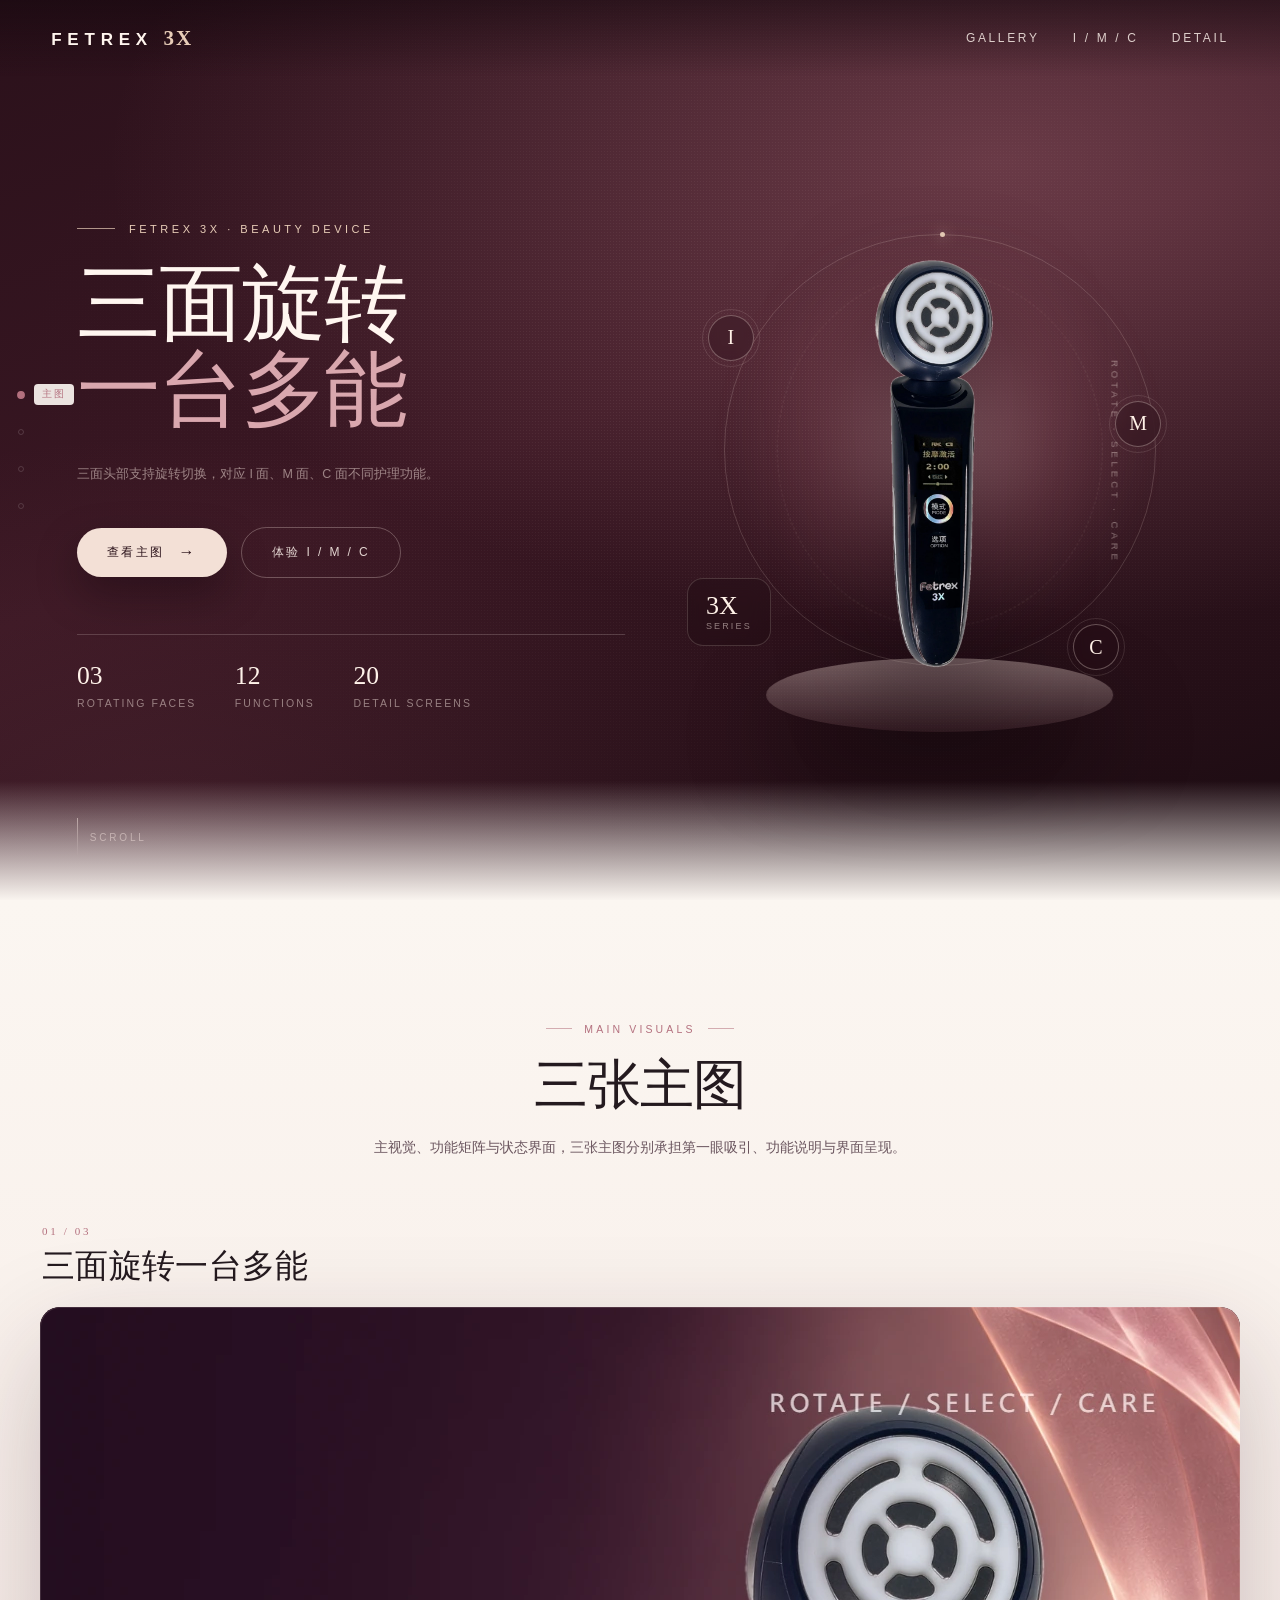
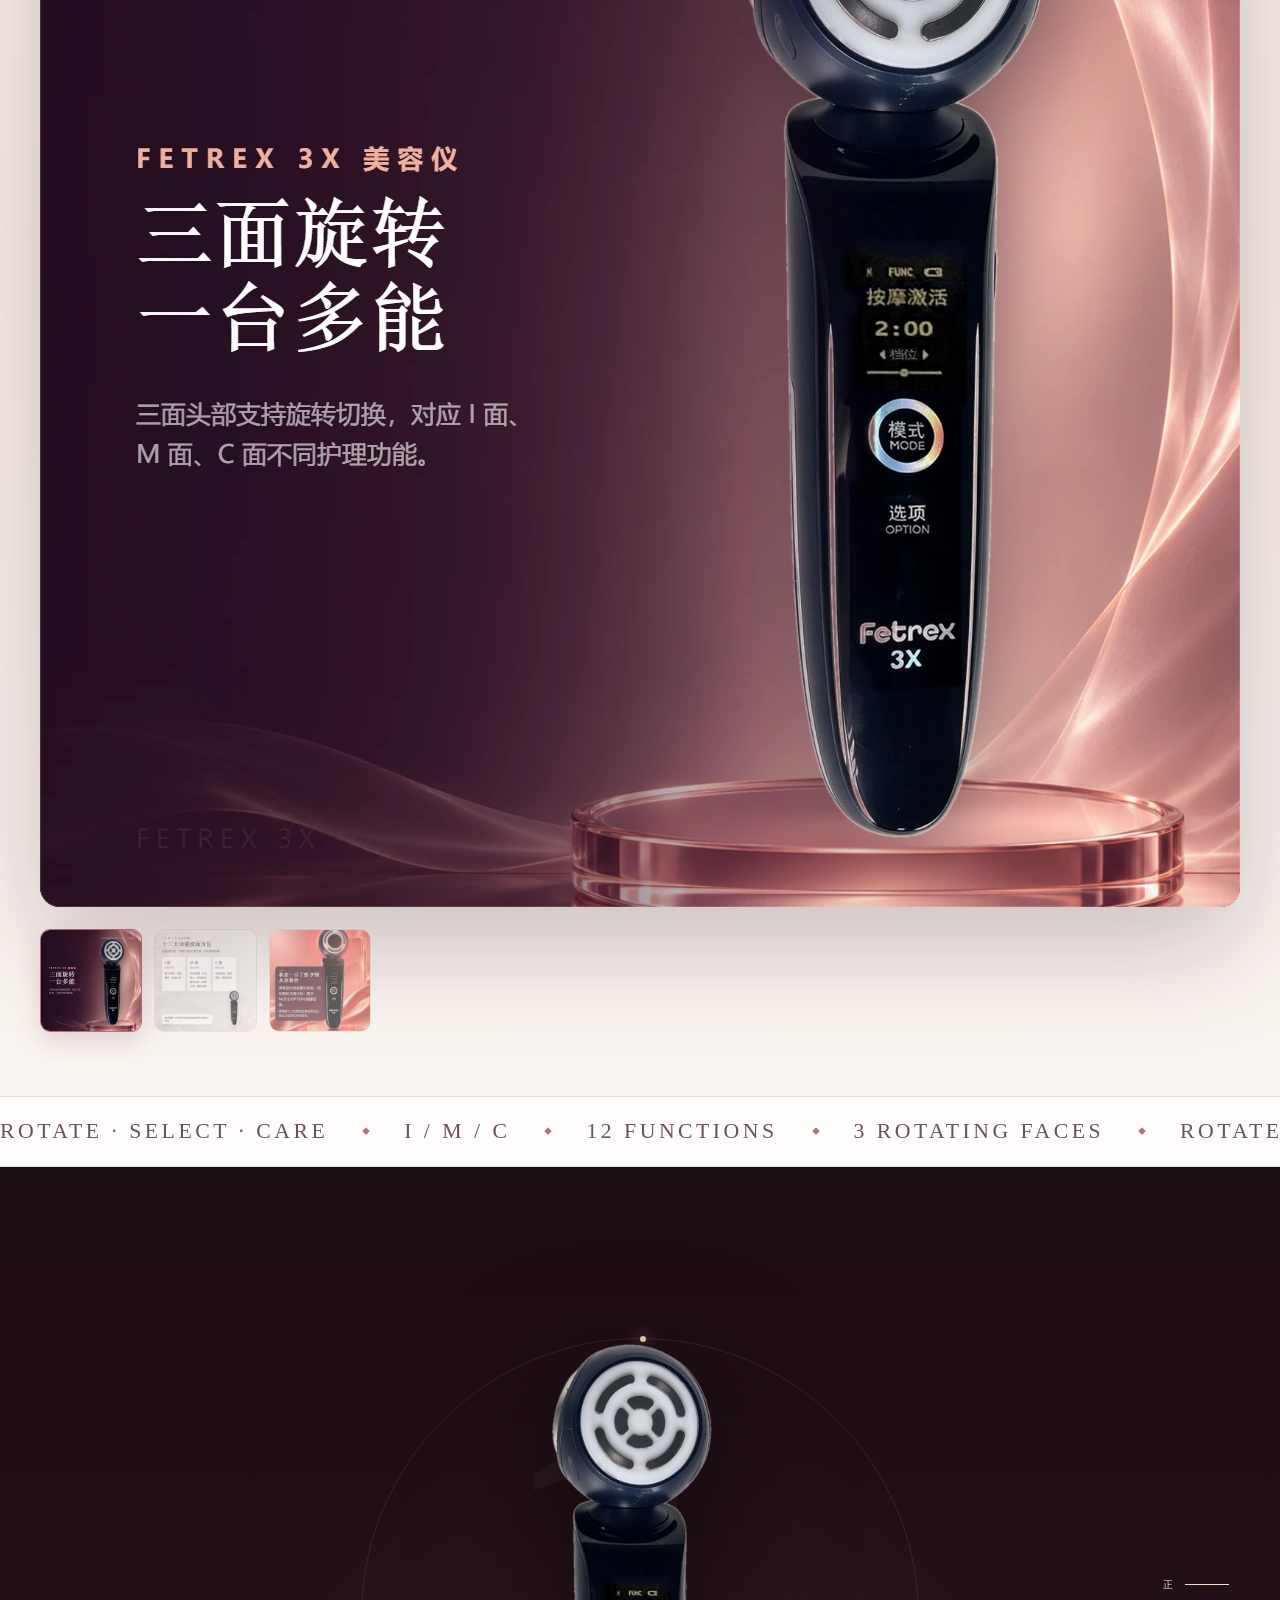
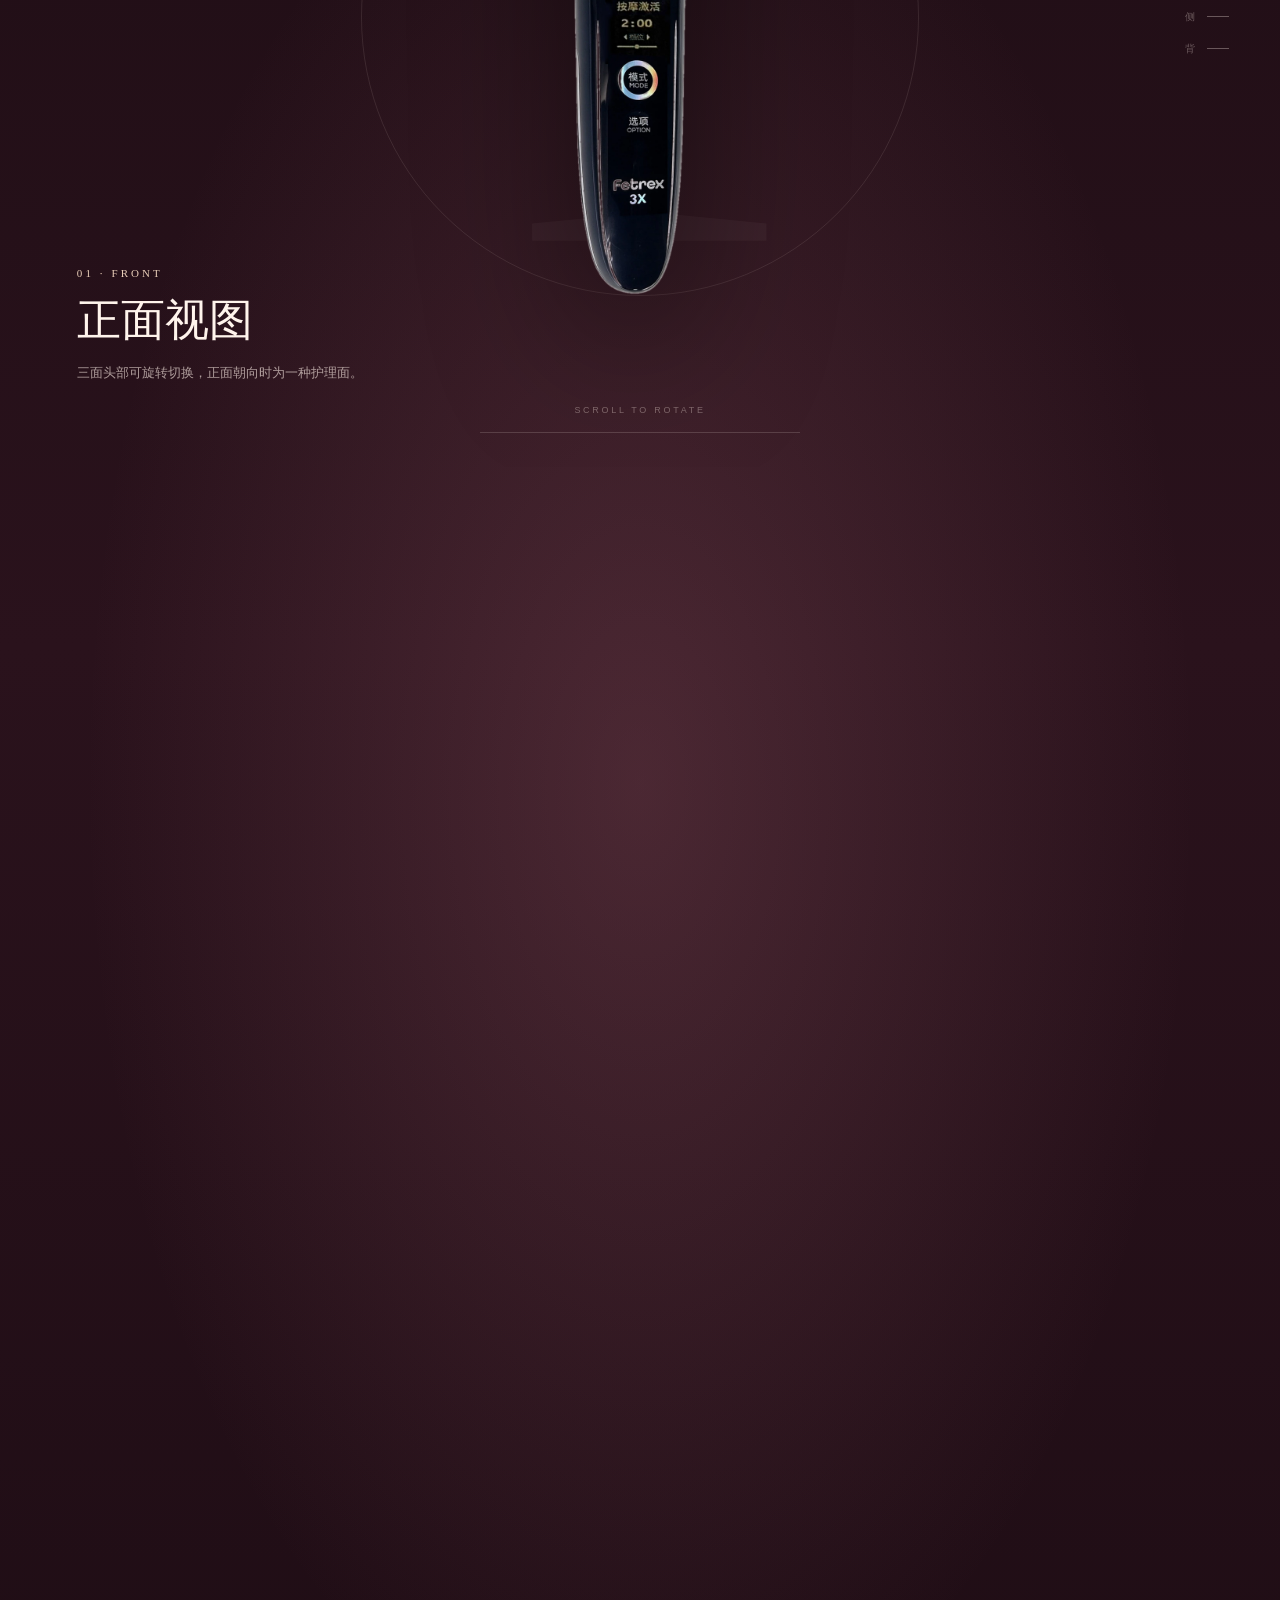
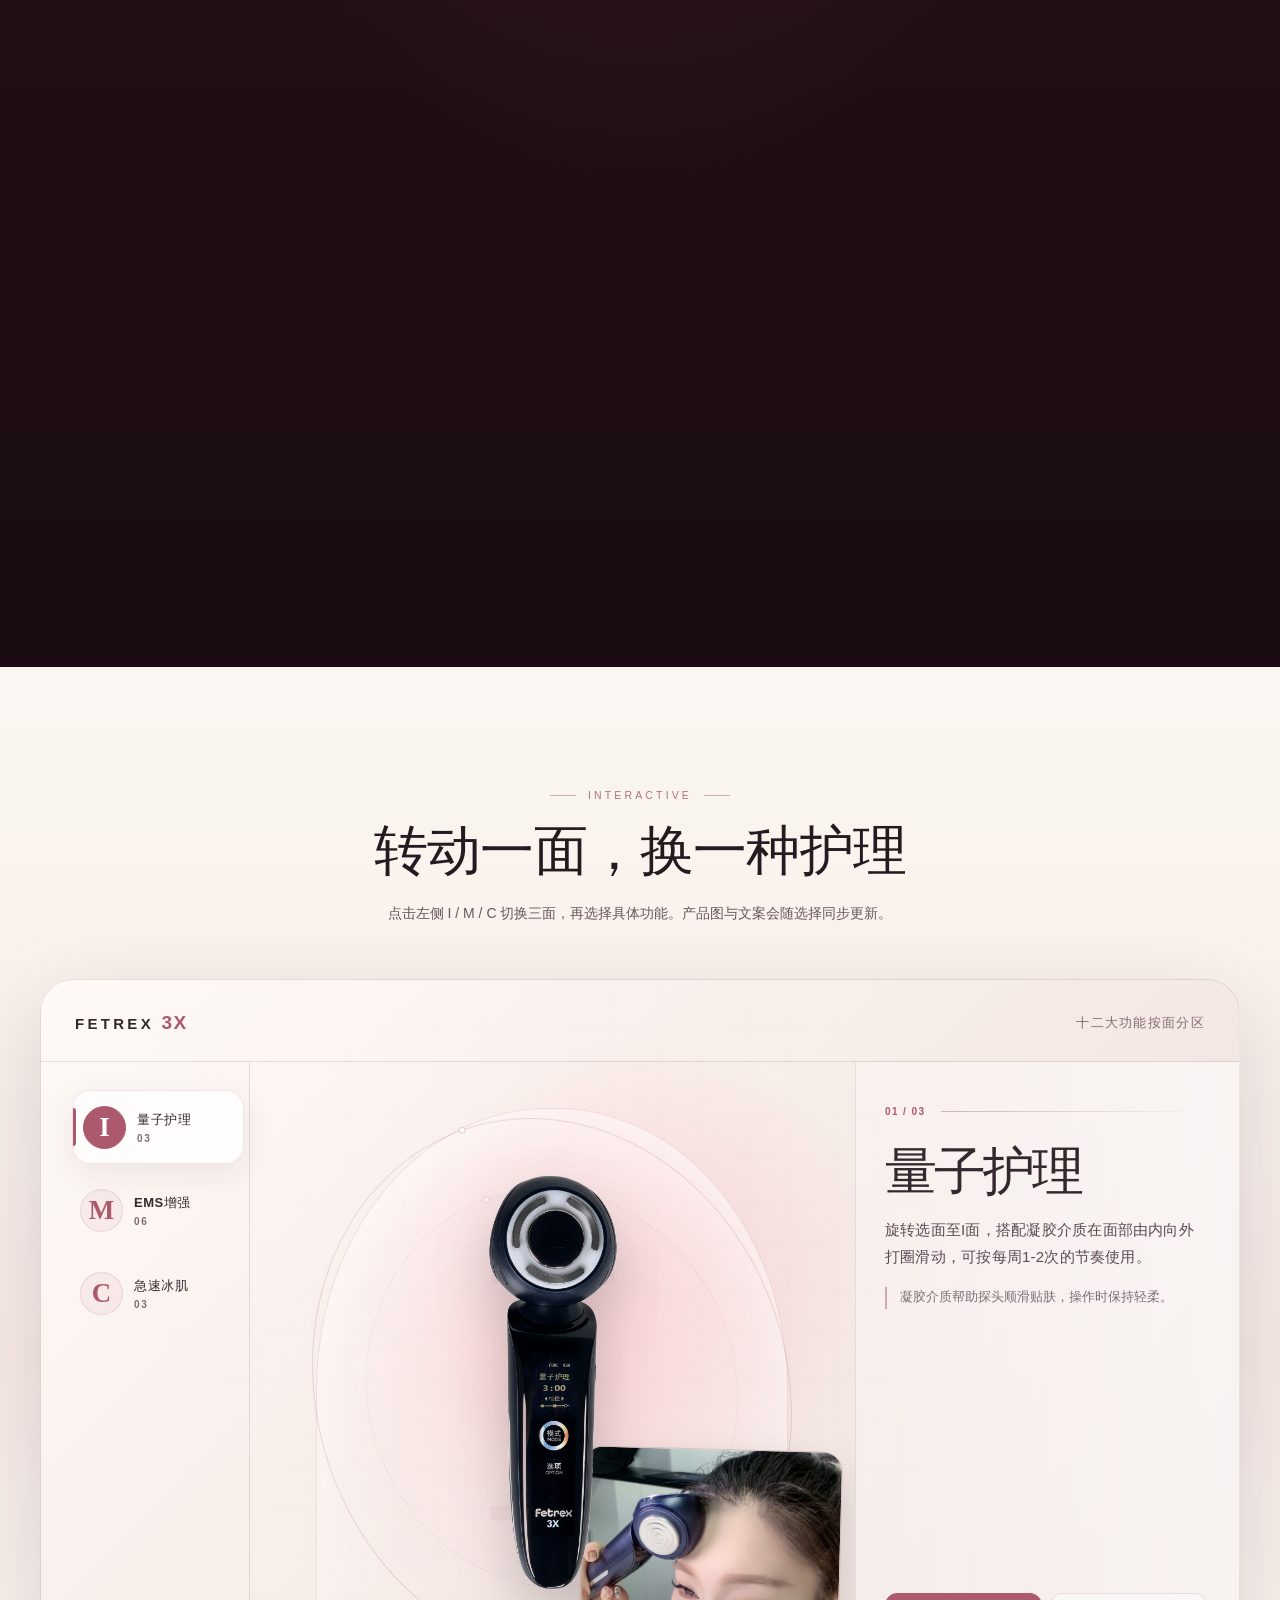
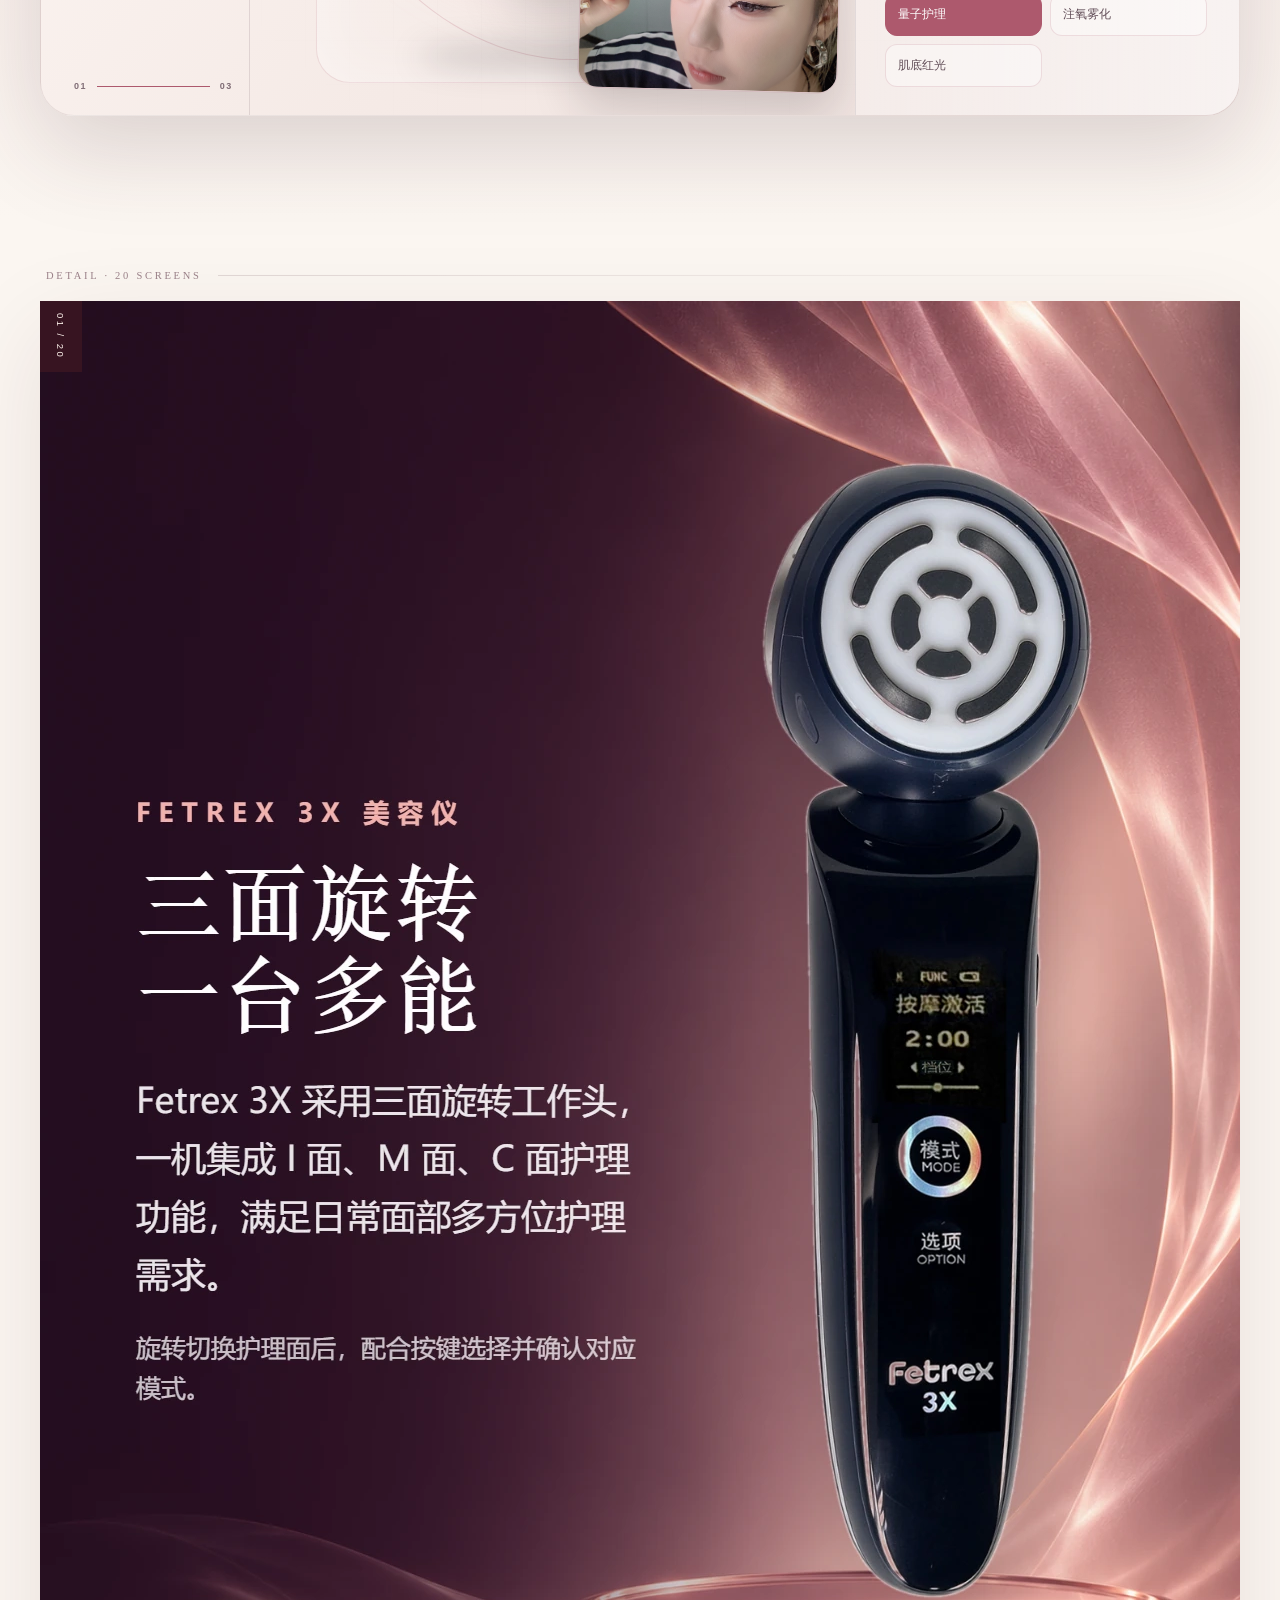
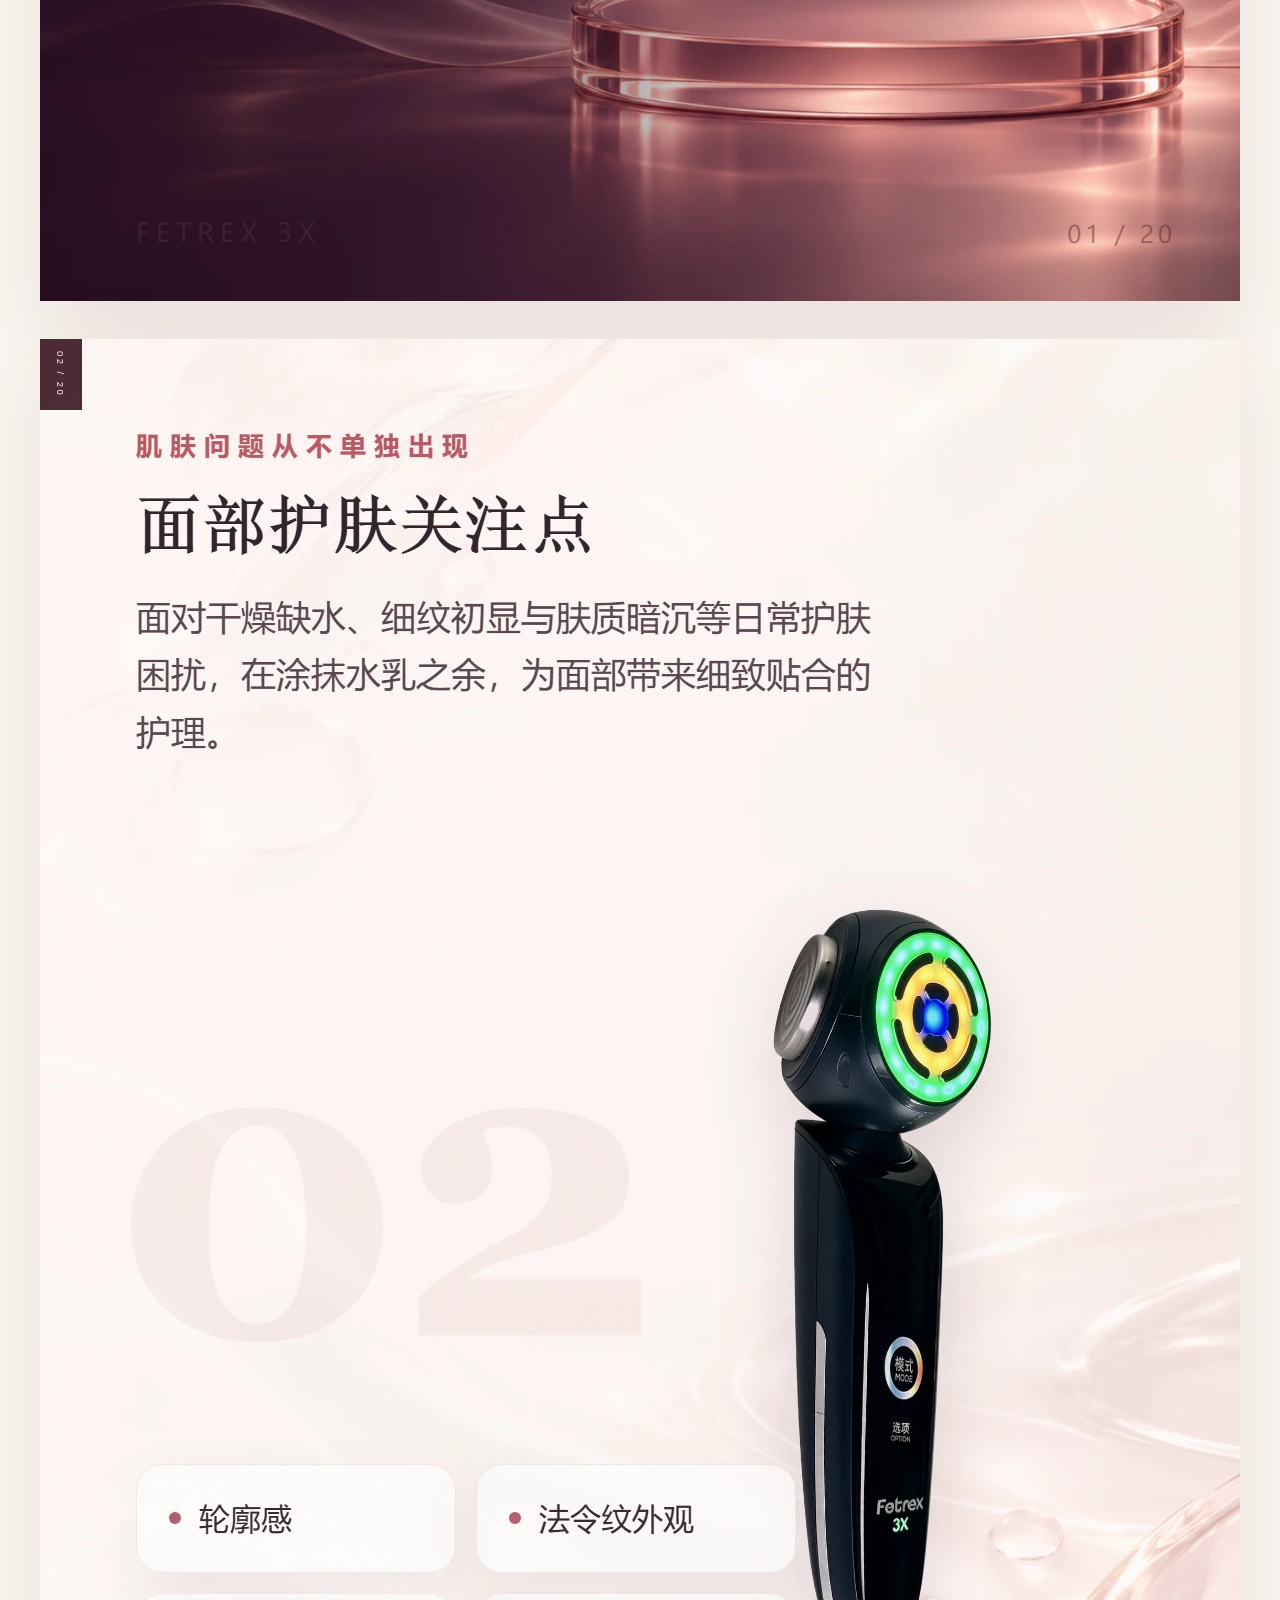
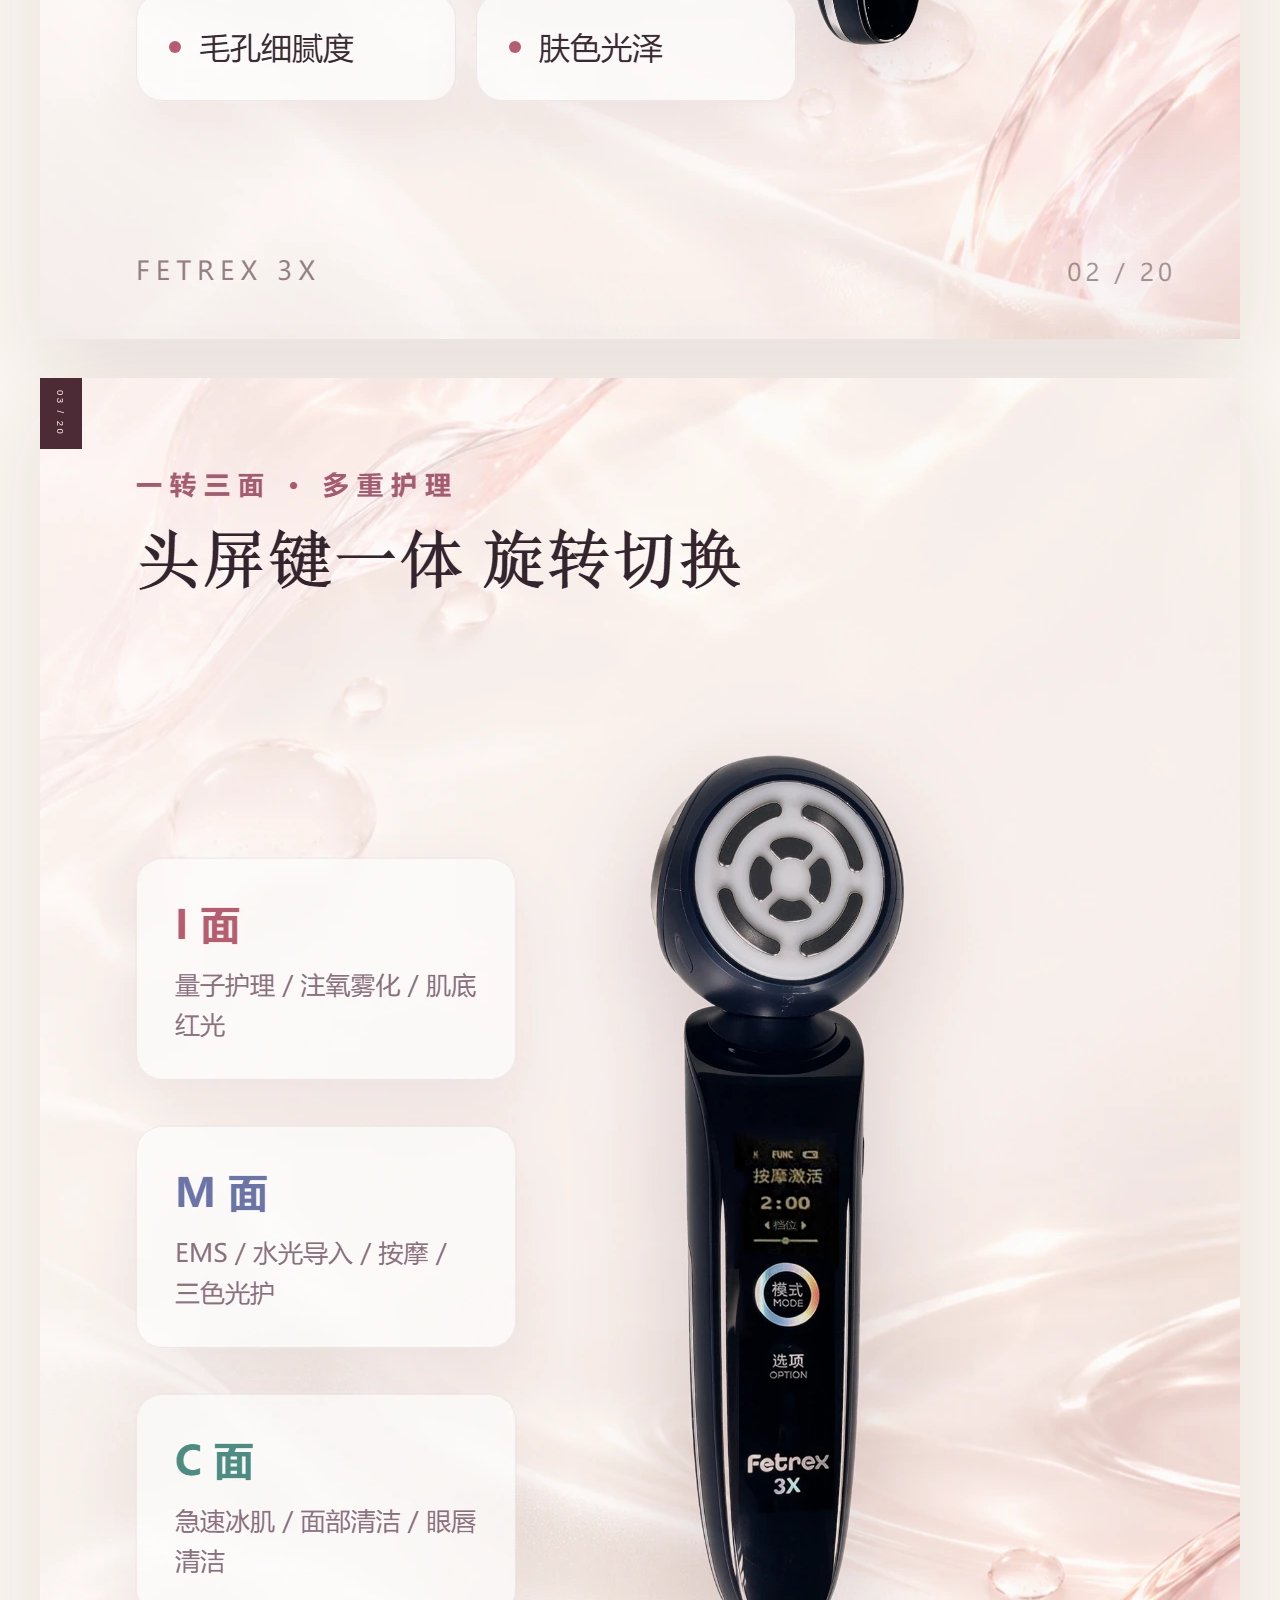
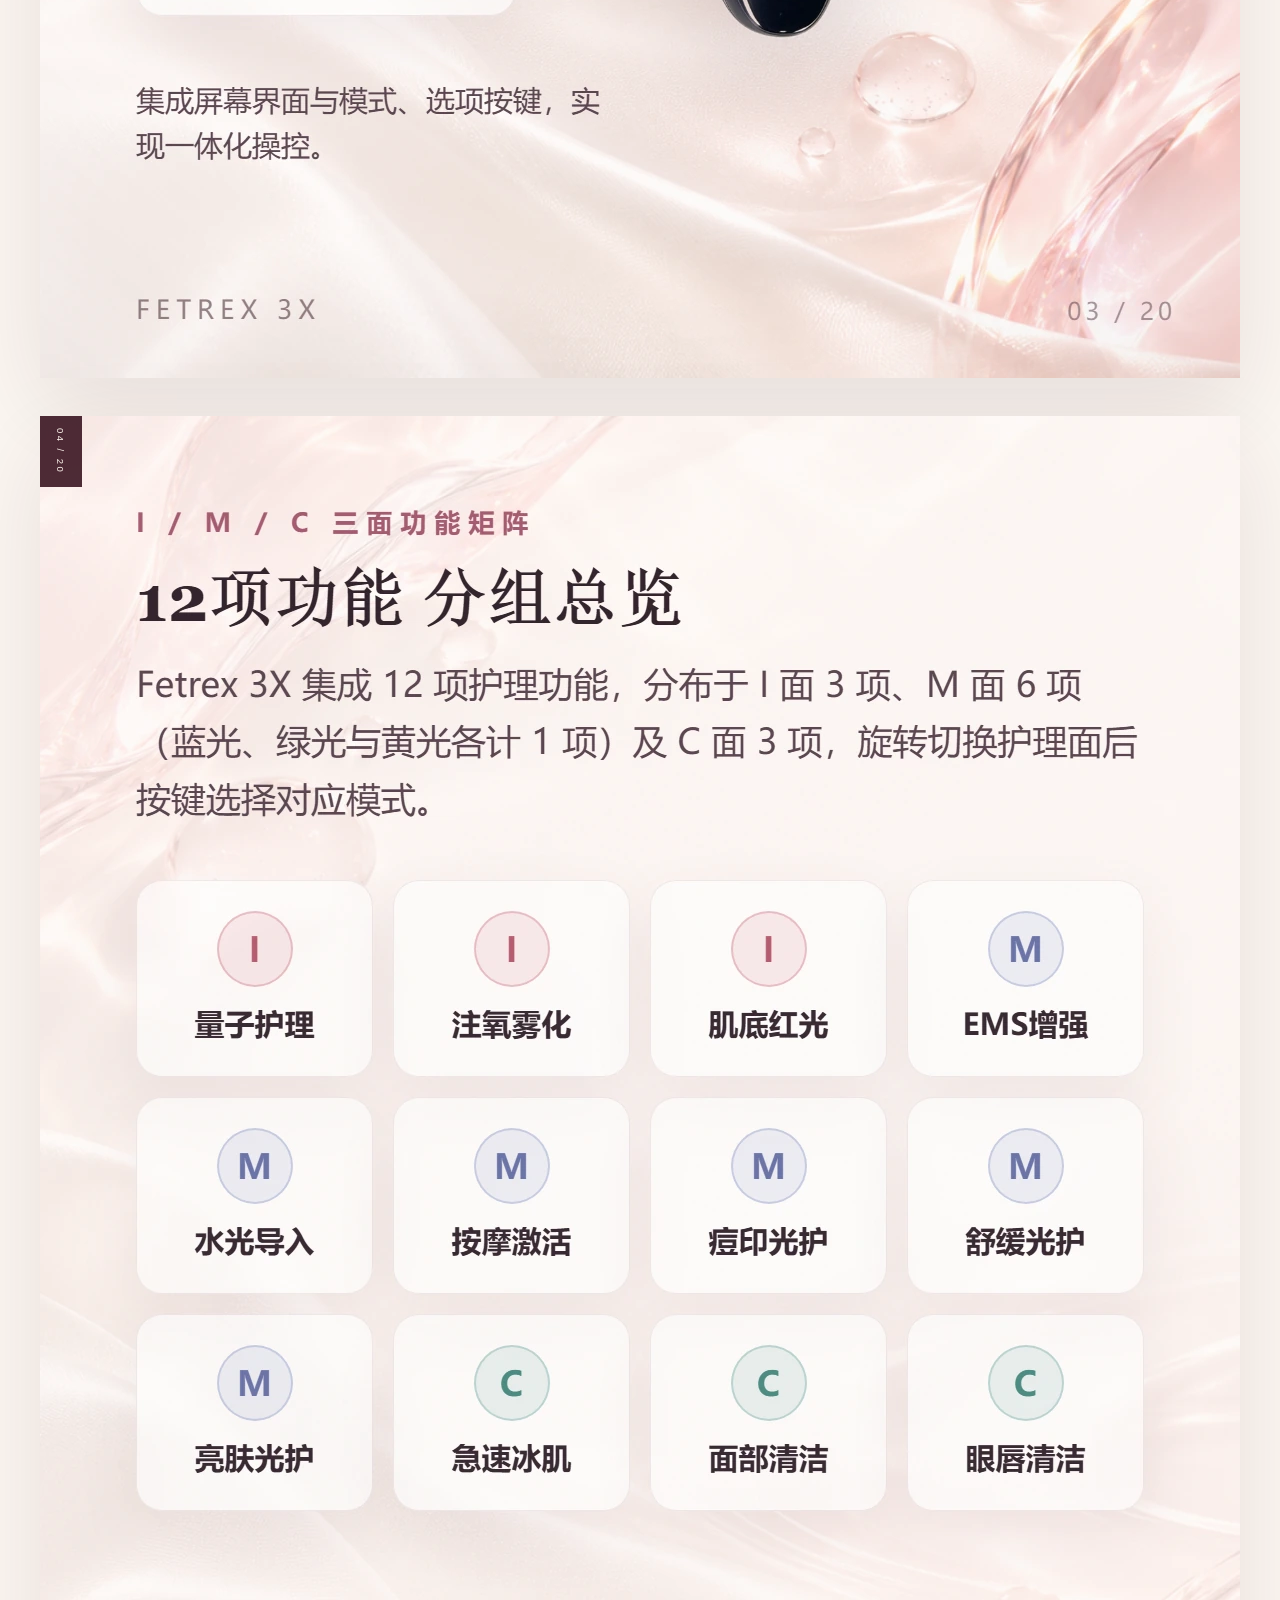
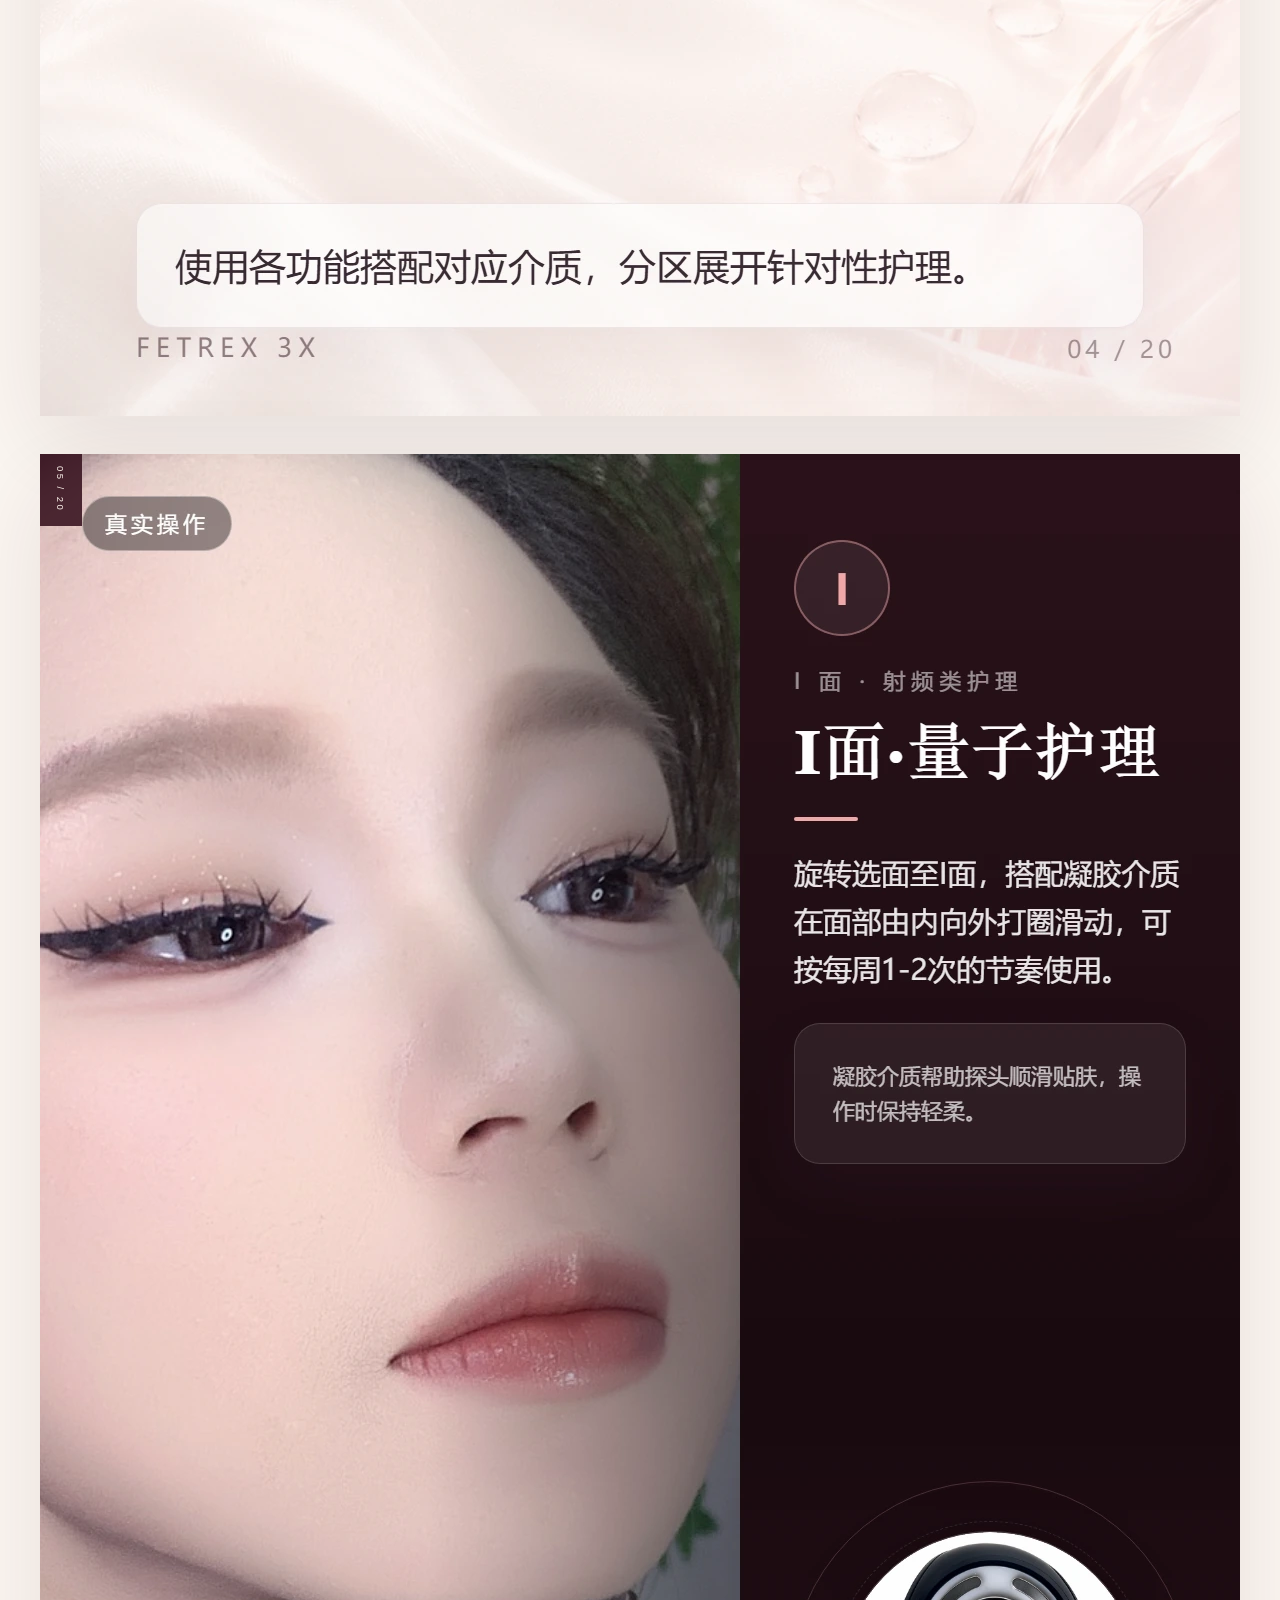
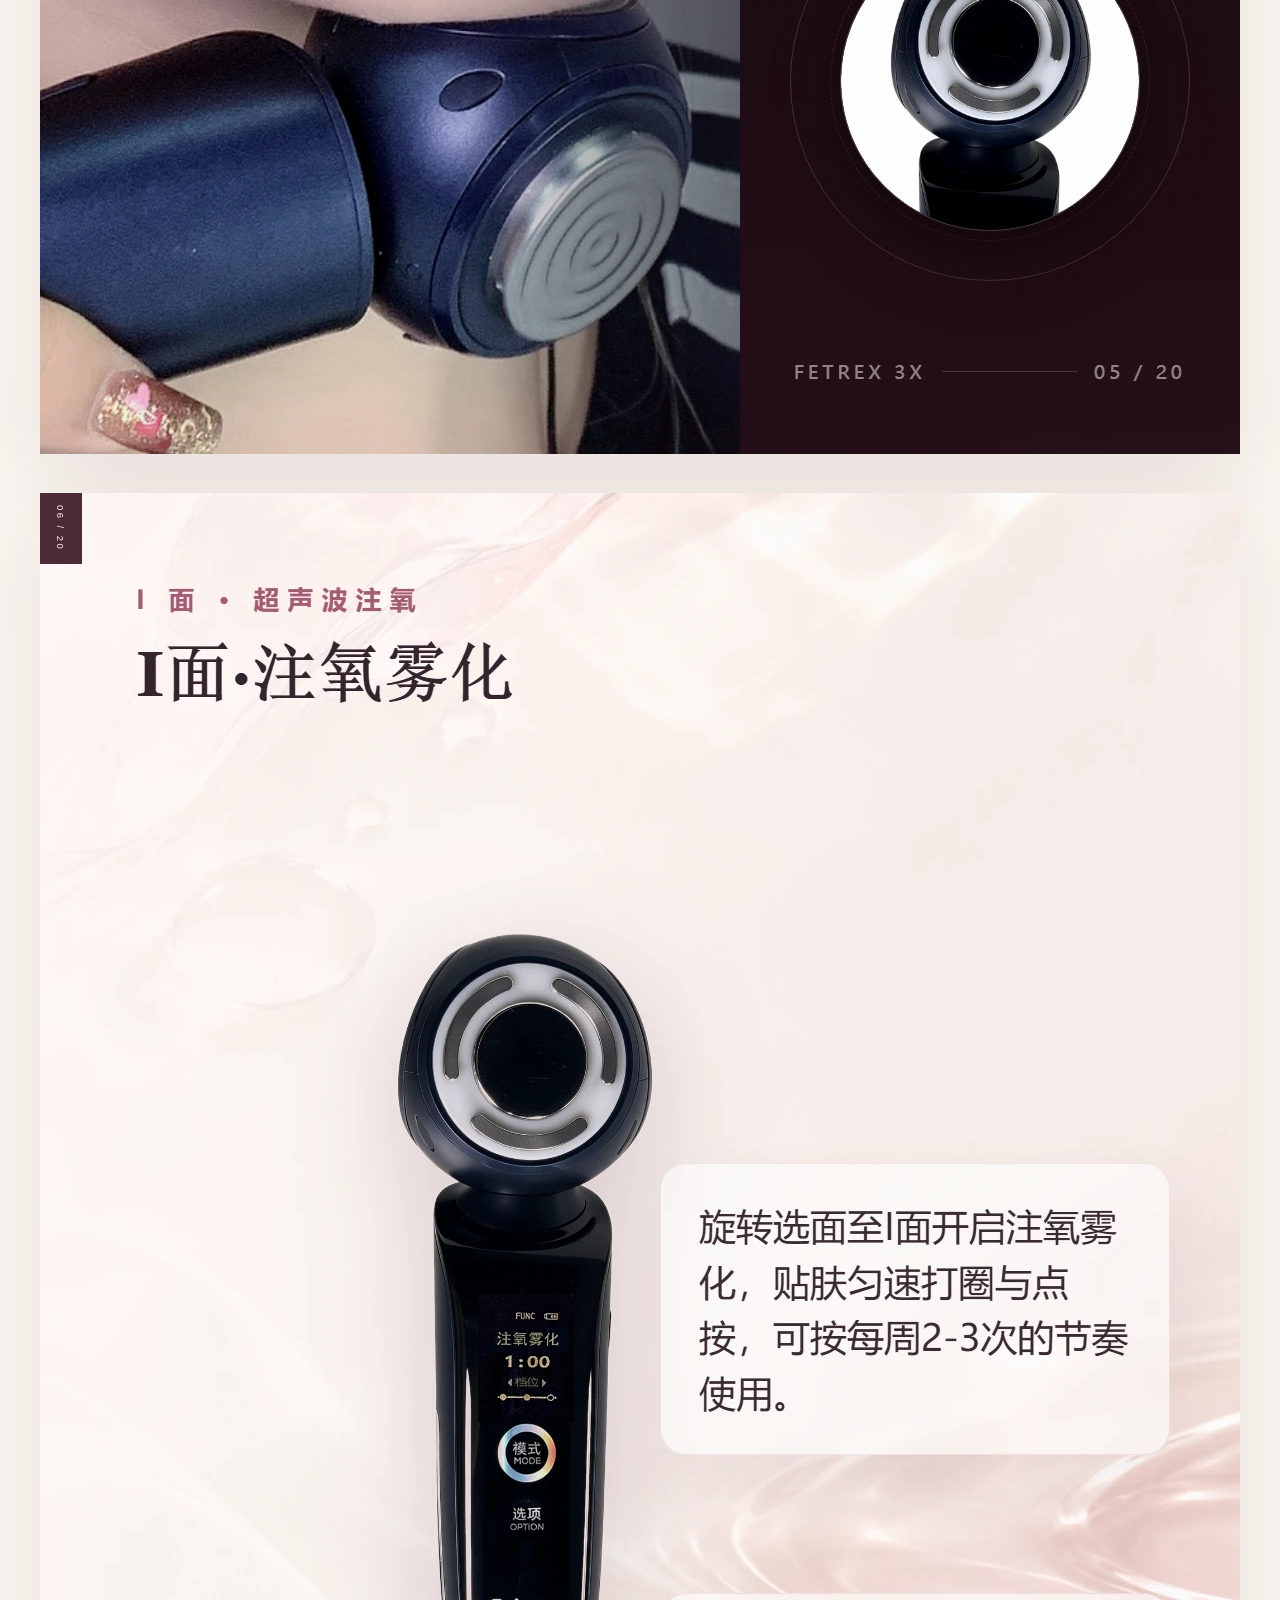
<file: index.html>
<!doctype html>
<html lang="zh-CN">
<head>
<meta charset="utf-8">
<meta name="viewport" content="width=device-width,initial-scale=1">
<title>Fetrex 3X 美容仪 · 三面旋转 一台多能</title>
<link rel="stylesheet" href="product_interaction.css">
<link rel="stylesheet" href="premium.css">
</head>
<body id="top">

<header class="site-header">
  <a class="logo" href="#top">FETREX <b>3X</b></a>
  <nav class="site-nav">
    <a href="#gallery">Gallery</a>
    <a href="#interaction">I / M / C</a>
    <a href="#detail-01">Detail</a>
  </nav>
  <div class="header-progress" aria-hidden="true"><i></i></div>
</header>

<main>
  <section class="hero" id="hero">
    <div class="hero-copy">
      <div class="hero-eyebrow">Fetrex 3X · Beauty Device</div>
      <h1>三面旋转<br><em>一台多能</em></h1>
      <p class="hero-lede"></p>
      <p class="hero-note">三面头部支持旋转切换，对应 I 面、M 面、C 面不同护理功能。</p>
      <div class="hero-actions">
        <a class="btn btn-primary" href="#gallery">查看主图 <span>&rarr;</span></a>
        <a class="btn btn-ghost" href="#interaction">体验 I / M / C</a>
      </div>
      <div class="hero-meta">
        <div><b>03</b><span>ROTATING FACES</span></div>
        <div><b>12</b><span>FUNCTIONS</span></div>
        <div><b>20</b><span>DETAIL SCREENS</span></div>
      </div>
    </div>

    <div class="hero-visual" aria-hidden="true">
      <div class="stage-tilt">
        <div class="stage-glow"></div>
        <div class="stage-dais"></div>
        <div class="stage-ring ring-a"></div>
        <div class="stage-ring ring-b"></div>
        <div class="stage-float"><img src="assets/product_front_lit.webp" alt=""></div>
        <span class="stage-tag tag-i">I</span>
        <span class="stage-tag tag-m">M</span>
        <span class="stage-tag tag-c">C</span>
        <div class="stage-badge"><b>3X</b><span>SERIES</span></div>
        <div class="stage-caption">ROTATE · SELECT · CARE</div>
      </div>
    </div>

    <div class="scroll-cue"><i></i>SCROLL</div>
  </section>

  <section class="gallery-section" id="gallery">
    <div class="section-head reveal">
      <div class="section-kicker">Main Visuals</div>
      <h2>三张主图</h2>
      <p>主视觉、功能矩阵与状态界面，三张主图分别承担第一眼吸引、功能说明与界面呈现。</p>
    </div>

    <div class="gallery-stage reveal" style="--d:80ms">
      <div class="gallery-meta">
        <div>
          <span id="gallery-index">01 / 03</span>
          <b id="gallery-title">三面旋转一台多能</b>
        </div>
        <em id="gallery-body"></em>
      </div>
      <div class="gallery-frame">
        <img id="gallery-image" class="gallery-main" src="exports/main_01.webp" width="1200" height="1200"
             alt="三面旋转一台多能" decoding="async">
      </div>
      <div class="thumbs"><button class="thumb" type="button" data-image="1" aria-label="三面旋转一台多能" aria-pressed="false"><img src="exports/main_01.webp" alt="三面旋转一台多能" loading="lazy" decoding="async"></button><button class="thumb" type="button" data-image="2" aria-label="十二大功能按面分区" aria-pressed="false"><img src="exports/main_02.webp" alt="十二大功能按面分区" loading="lazy" decoding="async"></button><button class="thumb" type="button" data-image="3" aria-label="状态一目了然 护肤从容掌控" aria-pressed="false"><img src="exports/main_03.webp" alt="状态一目了然 护肤从容掌控" loading="lazy" decoding="async"></button></div>
    </div>
  </section>

  <div class="ribbon" aria-hidden="true">
    <div class="ribbon-track">
      <span>ROTATE &middot; SELECT &middot; CARE</span><span>I / M / C</span><span>12 FUNCTIONS</span><span>3 ROTATING FACES</span>
      <span>ROTATE &middot; SELECT &middot; CARE</span><span>I / M / C</span><span>12 FUNCTIONS</span><span>3 ROTATING FACES</span>
    </div>
  </div>

  <section class="structure" id="structure">
    <div class="structure-sticky">
      <div class="structure-ghost" aria-hidden="true"><span id="structure-ghost-letter">I</span></div>
      <div class="structure-ring" aria-hidden="true"></div>
      <div class="structure-views" aria-hidden="true">
        <div class="structure-view" data-view="0"><img src="assets/product_front_lit.webp" alt=""></div>
        <div class="structure-view" data-view="1"><img src="assets/product_side_left.webp" alt=""></div>
        <div class="structure-view" data-view="2"><img src="assets/product_back.webp" alt=""></div>
      </div>
      <div class="structure-copy">
        <div class="step" id="structure-step">01 &middot; FRONT</div>
        <h2 id="structure-title">正面视图</h2>
        <p id="structure-body">三面头部可旋转切换，正面朝向时为一种护理面。</p>
      </div>
      <div class="structure-steps" aria-hidden="true">
        <span class="on" data-step="0">正 <i></i></span>
        <span data-step="1">侧 <i></i></span>
        <span data-step="2">背 <i></i></span>
      </div>
      <div class="structure-progress" aria-hidden="true"><i id="structure-bar"></i></div>
      <div class="scroll-cue2" aria-hidden="true">SCROLL TO ROTATE</div>
    </div>
  </section>

  <section class="interaction-section" id="interaction-section">
    <div class="section-head reveal">
      <div class="section-kicker">Interactive</div>
      <h2>转动一面，换一种护理</h2>
      <p>点击左侧 I / M / C 切换三面，再选择具体功能。产品图与文案会随选择同步更新。</p>
    </div>
    <div id="interaction"></div>
  </section>

  <div class="detail-divider" id="detail-start">DETAIL &middot; 20 SCREENS</div>
  <div class="detail-wrap"><section class="detail" id="detail-01" aria-label="三面旋转 一台多能"><span class="chapter-flag">01 / 20</span><img src="exports/detail_01.webp" width="1200" height="1600" loading="lazy" decoding="async" alt="三面旋转 一台多能：Fetrex 3X 采用三面旋转工作头，一机集成 I 面、M 面、C 面护理功能，满足日常面部多方位护理需求。"></section><section class="detail" id="detail-02" aria-label="面部护肤关注点"><span class="chapter-flag">02 / 20</span><img src="exports/detail_02.webp" width="1200" height="1600" loading="lazy" decoding="async" alt="面部护肤关注点：面对干燥缺水、细纹初显与肤质暗沉等日常护肤困扰，在涂抹水乳之余，为面部带来细致贴合的护理。"></section><section class="detail" id="detail-03" aria-label="头屏键一体 旋转切换"><span class="chapter-flag">03 / 20</span><img src="exports/detail_03.webp" width="1200" height="1600" loading="lazy" decoding="async" alt="头屏键一体 旋转切换：集成屏幕界面与模式、选项按键，实现一体化操控。"></section><section class="detail" id="detail-04" aria-label="12项功能 分组总览"><span class="chapter-flag">04 / 20</span><img src="exports/detail_04.webp" width="1200" height="1600" loading="lazy" decoding="async" alt="12项功能 分组总览：Fetrex 3X 集成 12 项护理功能，分布于 I 面 3 项、M 面 6 项（蓝光、绿光与黄光各计 1 项）及 C 面 3 项，旋转切换护理面后按键选择对应模式。"></section><section class="detail" id="detail-05" aria-label="I面·量子护理"><span class="chapter-flag">05 / 20</span><img src="exports/detail_05.webp" width="1200" height="1600" loading="lazy" decoding="async" alt="I面·量子护理：旋转选面至I面，搭配凝胶介质在面部由内向外打圈滑动，可按每周1-2次的节奏使用。"></section><section class="detail" id="detail-06" aria-label="I面·注氧雾化"><span class="chapter-flag">06 / 20</span><img src="exports/detail_06.webp" width="1200" height="1600" loading="lazy" decoding="async" alt="I面·注氧雾化：旋转选面至I面开启注氧雾化，贴肤匀速打圈与点按，可按每周2-3次的节奏使用。"></section><section class="detail" id="detail-07" aria-label="I面·肌底红光"><span class="chapter-flag">07 / 20</span><img src="exports/detail_07.webp" width="1200" height="1600" loading="lazy" decoding="async" alt="I面·肌底红光：肌底红光采用约630nm光波照护肌肤。洁面后配合水乳或精华，将导头贴肤匀速移动使用。"></section><section class="detail" id="detail-08" aria-label="M面·EMS增强"><span class="chapter-flag">08 / 20</span><img src="exports/detail_08.webp" width="1200" height="1600" loading="lazy" decoding="async" alt="M面·EMS增强：旋转至M面，涂抹凝胶介质后沿面部提拉方向匀速滑动，可按每周1-2次的节奏使用。"></section><section class="detail" id="detail-09" aria-label="M面·水光导入"><span class="chapter-flag">09 / 20</span><img src="exports/detail_09.webp" width="1200" height="1600" loading="lazy" decoding="async" alt="M面·水光导入：旋转选面至M面开启水光导入，保持贴肤匀速移动，可按每周2-3次的节奏使用。"></section><section class="detail" id="detail-10" aria-label="M面·按摩激活"><span class="chapter-flag">10 / 20</span><img src="exports/detail_10.webp" width="1200" height="1600" loading="lazy" decoding="async" alt="M面·按摩激活：旋转选面至M面按摩激活，沿面部提拉方向贴肤匀速滑动，可按每周2-3次的节奏使用。"></section><section class="detail" id="detail-11" aria-label="M面·三色光护"><span class="chapter-flag">11 / 20</span><img src="exports/detail_11.webp" width="1200" height="1600" loading="lazy" decoding="async" alt="M面·三色光护：蓝光（约440nm）、绿光（约560nm）与黄光（约590nm）分别对应三项独立光照护理功能，按需切换不同光源，针对性贴合面部护肤需求。"></section><section class="detail" id="detail-12" aria-label="C面·急速冰肌"><span class="chapter-flag">12 / 20</span><img src="exports/detail_12.webp" width="1200" height="1600" loading="lazy" decoding="async" alt="C面·急速冰肌：C面急速冰肌提供清凉冷敷冰感，贴肤匀速滑动。"></section><section class="detail" id="detail-13" aria-label="C面·面部清洁"><span class="chapter-flag">13 / 20</span><img src="exports/detail_13.webp" width="1200" height="1600" loading="lazy" decoding="async" alt="C面·面部清洁：C面面部清洁需装卡化妆棉，搭配卸妆水用于日常卸妆。"></section><section class="detail" id="detail-14" aria-label="C面·眼唇清洁"><span class="chapter-flag">14 / 20</span><img src="exports/detail_14.webp" width="1200" height="1600" loading="lazy" decoding="async" alt="C面·眼唇清洁：C面眼唇清洁功能需装卡化妆棉，搭配眼唇卸妆水轻缓移动。"></section><section class="detail" id="detail-15" aria-label="每周使用节奏"><span class="chapter-flag">15 / 20</span><img src="exports/detail_15.webp" width="1200" height="1600" loading="lazy" decoding="async" alt="每周使用节奏：量子护理、EMS增强建议每周使用1–2次；注氧雾化、水光导入、按摩激活建议每周使用2–3次。急速冰肌不列入上述常规周频次，按个人肤质状况独立选用。"></section><section class="detail" id="detail-16" aria-label="直观清晰界面 掌握护肤节奏"><span class="chapter-flag">16 / 20</span><img src="exports/detail_16.webp" width="1200" height="1600" loading="lazy" decoding="async" alt="直观清晰界面 掌握护肤节奏：屏幕分区清晰显示模式名称、档位图形与倒计时，配合机身按键直观操作。"></section><section class="detail" id="detail-17" aria-label="两种针对性手法"><span class="chapter-flag">17 / 20</span><img src="exports/detail_17.webp" width="1200" height="1600" loading="lazy" decoding="async" alt="两种针对性手法：量子护理沿下巴、嘴角及额头M形路径打圈；EMS增强沿下巴至耳后、嘴角至耳中提拉。"></section><section class="detail" id="detail-18" aria-label="基础使用流程"><span class="chapter-flag">18 / 20</span><img src="exports/detail_18.webp" width="1200" height="1600" loading="lazy" decoding="async" alt="基础使用流程：旋转选面后按键确认模式；面部清洁与眼唇清洁装卡化妆棉并搭配对应卸妆水，其余功能搭配对应护肤介质；贴肤匀速移动导头，参考倒计时完成护理。"></section><section class="detail" id="detail-19" aria-label="日常使用要点"><span class="chapter-flag">19 / 20</span><img src="exports/detail_19.webp" width="1200" height="1600" loading="lazy" decoding="async" alt="日常使用要点：光照护理时请闭眼并避开眼球与眼睑区域，同一区域连续使用请勿超过10秒；面部清洁与眼唇清洁均装卡化妆棉并搭配对应卸妆水，其余功能搭配对应护肤介质使用。"></section><section class="detail" id="detail-20" aria-label="三面旋转 日常护理新体验"><span class="chapter-flag">20 / 20</span><img src="exports/detail_20.webp" width="1200" height="1600" loading="lazy" decoding="async" alt="三面旋转 日常护理新体验：贴合面部轮廓，按需选择单项功能，轻松融入日常护肤流程。"></section></div>

  <section class="closing" id="closing">
    <div class="wordmark">FETREX <b>3X</b></div>
    <h2>三面旋转，日常护理新体验</h2>
    <p></p>
    <div class="closing-line"></div>
    <a class="top" href="#top">BACK TO TOP</a>
  </section>
</main>

<nav class="chapter-rail" aria-label="章节导航"><a href="#gallery"><i></i><span>主图</span></a><a href="#interaction"><i></i><span>三面护理</span></a><a href="#detail-01"><i></i><span>详情</span></a><a href="#closing"><i></i><span>收尾</span></a></nav>

<div class="dock" aria-hidden="true">
  <b>Fetrex 3X</b>
  <nav>
    <a href="#gallery">主图</a>
    <a href="#interaction">三面</a>
    <a href="#detail-01">详情</a>
  </nav>
  <a class="dock-top" href="#top" aria-label="返回顶部">&uarr;</a>
</div>

<div class="detail-counter" aria-hidden="true"><span>DETAIL</span><b id="detail-now">01</b><i>/ 20</i></div>

<script>
window.productData = {"mains": [{"id": 1, "title": "三面旋转一台多能", "body": "", "note": "三面头部支持旋转切换，对应 I 面、M 面、C 面不同护理功能。", "evidence": ["SRC-001", "SRC-002", "SRC-003", "SRC-008"]}, {"id": 2, "title": "十二大功能按面分区", "body": "涵盖I面三项、M面六项与C面三项，分区细致护肤。", "note": "建议根据个人护肤需求选择适宜的单项功能进行护理。", "evidence": ["SRC-002", "SRC-003"]}, {"id": 3, "title": "状态一目了然 护肤从容掌控", "body": "屏幕显示当前模式名称、档位图形与倒计时，配合 MODE/OPTION 按键切换。", "note": "请根据个人肤质耐受度选择档位，建议从低档位开始使用。", "evidence": ["SRC-002", "SRC-003", "SRC-008"]}], "details": [{"id": 1, "title": "三面旋转 一台多能", "body": "Fetrex 3X 采用三面旋转工作头，一机集成 I 面、M 面、C 面护理功能，满足日常面部多方位护理需求。", "note": "旋转切换护理面后，配合按键选择并确认对应模式。", "evidence": ["SRC-001", "SRC-002", "SRC-003"]}, {"id": 2, "title": "面部护肤关注点", "body": "面对干燥缺水、细纹初显与肤质暗沉等日常护肤困扰，在涂抹水乳之余，为面部带来细致贴合的护理。", "note": "", "evidence": ["SRC-003", "SRC-005"]}, {"id": 3, "title": "头屏键一体 旋转切换", "body": "集成屏幕界面与模式、选项按键，实现一体化操控。", "note": "切换头部时需旋转到位，根据屏幕界面提示与按键配合操作。", "evidence": ["SRC-001", "SRC-002", "SRC-008"]}, {"id": 4, "title": "12项功能 分组总览", "body": "Fetrex 3X 集成 12 项护理功能，分布于 I 面 3 项、M 面 6 项（蓝光、绿光与黄光各计 1 项）及 C 面 3 项，旋转切换护理面后按键选择对应模式。", "note": "使用各功能搭配对应介质，分区展开针对性护理。", "evidence": ["SRC-002", "SRC-003"]}, {"id": 5, "title": "I面·量子护理", "body": "旋转选面至I面，搭配凝胶介质在面部由内向外打圈滑动，可按每周1-2次的节奏使用。", "note": "凝胶介质帮助探头顺滑贴肤，操作时保持轻柔。", "evidence": ["SRC-002", "SRC-003", "SRC-008"]}, {"id": 6, "title": "I面·注氧雾化", "body": "旋转选面至I面开启注氧雾化，贴肤匀速打圈与点按，可按每周2-3次的节奏使用。", "note": "配合液态护肤水或水剂面膜介质充分润泽使用。", "evidence": ["SRC-002", "SRC-003", "SRC-009"]}, {"id": 7, "title": "I面·肌底红光", "body": "肌底红光采用约630nm光波照护肌肤。洁面后配合水乳或精华，将导头贴肤匀速移动使用。", "note": "波长来源：公司产品培训资料。使用时请闭眼并避开眼球与眼睑区域，保持贴肤移动，同一区域连续使用请勿超过10秒。", "evidence": ["SRC-002", "SRC-003"]}, {"id": 8, "title": "M面·EMS增强", "body": "旋转至M面，涂抹凝胶介质后沿面部提拉方向匀速滑动，可按每周1-2次的节奏使用。", "note": "凝胶介质帮助探头顺滑贴肤，提拉动作保持轻柔。", "evidence": ["SRC-002", "SRC-003", "SRC-008"]}, {"id": 9, "title": "M面·水光导入", "body": "旋转选面至M面开启水光导入，保持贴肤匀速移动，可按每周2-3次的节奏使用。", "note": "搭配凝胶或精华水等介质，帮助探头顺滑贴肤。", "evidence": ["SRC-002", "SRC-003"]}, {"id": 10, "title": "M面·按摩激活", "body": "旋转选面至M面按摩激活，沿面部提拉方向贴肤匀速滑动，可按每周2-3次的节奏使用。", "note": "搭配乳液或面霜介质，帮助探头顺滑贴肤。", "evidence": ["SRC-002", "SRC-003"]}, {"id": 11, "title": "M面·三色光护", "body": "蓝光（约440nm）、绿光（约560nm）与黄光（约590nm）分别对应三项独立光照护理功能，按需切换不同光源，针对性贴合面部护肤需求。", "note": "波长来源：公司产品培训资料。进行光照护理时请闭眼，避开眼球与眼睑区域，同一区域连续使用请勿超过10秒。", "evidence": ["SRC-002", "SRC-003"]}, {"id": 12, "title": "C面·急速冰肌", "body": "C面急速冰肌提供清凉冷敷冰感，贴肤匀速滑动。", "note": "在日常护肤流程后搭配面霜使用。", "evidence": ["SRC-002", "SRC-003", "SRC-008", "SRC-009"]}, {"id": 13, "title": "C面·面部清洁", "body": "C面面部清洁需装卡化妆棉，搭配卸妆水用于日常卸妆。", "note": "装卡化妆棉进行面部清洁时动作请放轻，根据个人肤质合理调整频次。", "evidence": ["SRC-002", "SRC-003", "SRC-011"]}, {"id": 14, "title": "C面·眼唇清洁", "body": "C面眼唇清洁功能需装卡化妆棉，搭配眼唇卸妆水轻缓移动。", "note": "眼唇部位动作放轻，避免用力拉扯。", "evidence": ["SRC-002", "SRC-003"]}, {"id": 15, "title": "每周使用节奏", "body": "量子护理、EMS增强建议每周使用1–2次；注氧雾化、水光导入、按摩激活建议每周使用2–3次。急速冰肌不列入上述常规周频次，按个人肤质状况独立选用。", "note": "建议先从低档位开始尝试，根据个人肌肤感受合理调整护理频次。", "evidence": ["SRC-002", "SRC-003"]}, {"id": 16, "title": "直观清晰界面 掌握护肤节奏", "body": "屏幕分区清晰显示模式名称、档位图形与倒计时，配合机身按键直观操作。", "note": "", "evidence": ["SRC-002", "SRC-008", "SRC-010"]}, {"id": 17, "title": "两种针对性手法", "body": "量子护理沿下巴、嘴角及额头M形路径打圈；EMS增强沿下巴至耳后、嘴角至耳中提拉。", "note": "操作时需搭配充足介质，保持贴肤匀速滑动。", "evidence": ["SRC-002", "SRC-003"]}, {"id": 18, "title": "基础使用流程", "body": "旋转选面后按键确认模式；面部清洁与眼唇清洁装卡化妆棉并搭配对应卸妆水，其余功能搭配对应护肤介质；贴肤匀速移动导头，参考倒计时完成护理。", "note": "", "evidence": ["SRC-002", "SRC-003", "SRC-008"]}, {"id": 19, "title": "日常使用要点", "body": "光照护理时请闭眼并避开眼球与眼睑区域，同一区域连续使用请勿超过10秒；面部清洁与眼唇清洁均装卡化妆棉并搭配对应卸妆水，其余功能搭配对应护肤介质使用。", "note": "建议从低档位开始使用；若肌肤出现不适，请暂停使用。", "evidence": ["SRC-002", "SRC-003"]}, {"id": 20, "title": "三面旋转 日常护理新体验", "body": "贴合面部轮廓，按需选择单项功能，轻松融入日常护肤流程。", "note": "", "evidence": ["SRC-001", "SRC-002", "SRC-003", "SRC-006"]}], "frequency_table": [{"id": 1, "name": "面部清洁", "frequency": "按个人肤质状态独立选用", "usage": "装卡化妆棉并充分浸润，贴合面部，动作放轻"}], "web_ui": [{"id": 1, "text": "注氧雾化"}, {"id": 2, "text": "每周 2–3 次"}, {"id": 3, "text": "液态护肤水或水剂面膜介质"}, {"id": 4, "text": "光照护理"}, {"id": 5, "text": "按三色光分别选用"}, {"id": 6, "text": "日常护肤品"}, {"id": 7, "text": "初次使用从低档位开始，逐步适应"}, {"id": 8, "text": "光照护理时同一区域连续使用请勿超过 10 秒，并闭眼避开眼球与眼睑区域"}, {"id": 9, "text": "眼唇清洁装卡化妆棉，动作放轻"}]};
(function () {
  var thumbs = Array.prototype.slice.call(document.querySelectorAll('.thumb'));
  var photo = document.getElementById('gallery-image');
  var title = document.getElementById('gallery-title');
  var index = document.getElementById('gallery-index');
  var body = document.getElementById('gallery-body');
  function choose(n) {
    var item = window.productData.mains[n - 1];
    photo.src = 'exports/main_0' + n + '.webp';
    photo.alt = item.title;
    title.textContent = item.title;
    body.textContent = item.body;
    index.textContent = '0' + n + ' / 03';
    thumbs.forEach(function (b, i) { b.setAttribute('aria-pressed', String(i === n - 1)); });
  }
  thumbs.forEach(function (b, i) { b.addEventListener('click', function () { choose(i + 1); }); });
  choose(1);
})();
</script>
<script src="product_interaction.js"></script>
<script>if (window.mountProductInteraction) window.mountProductInteraction(document.getElementById('interaction'), window.productData);</script>
<script src="premium.js"></script>
</body>
</html>
</file>
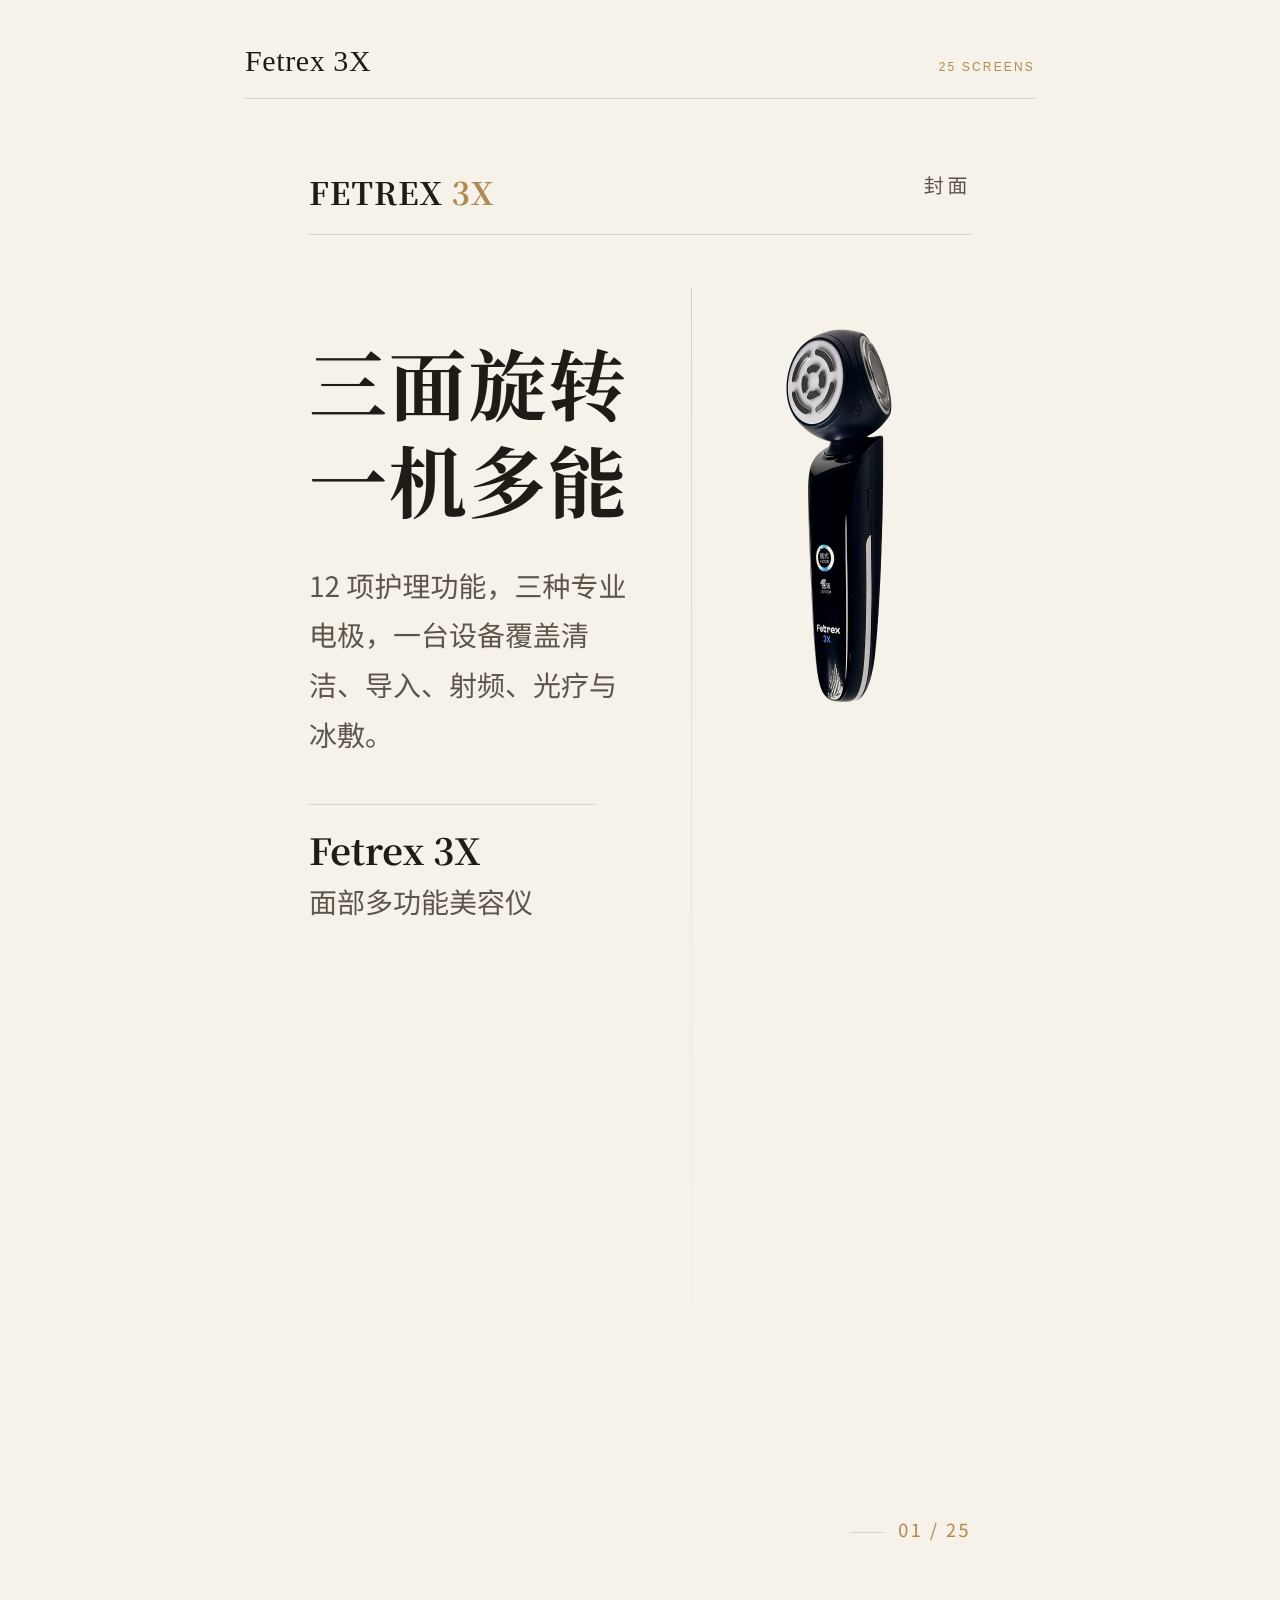
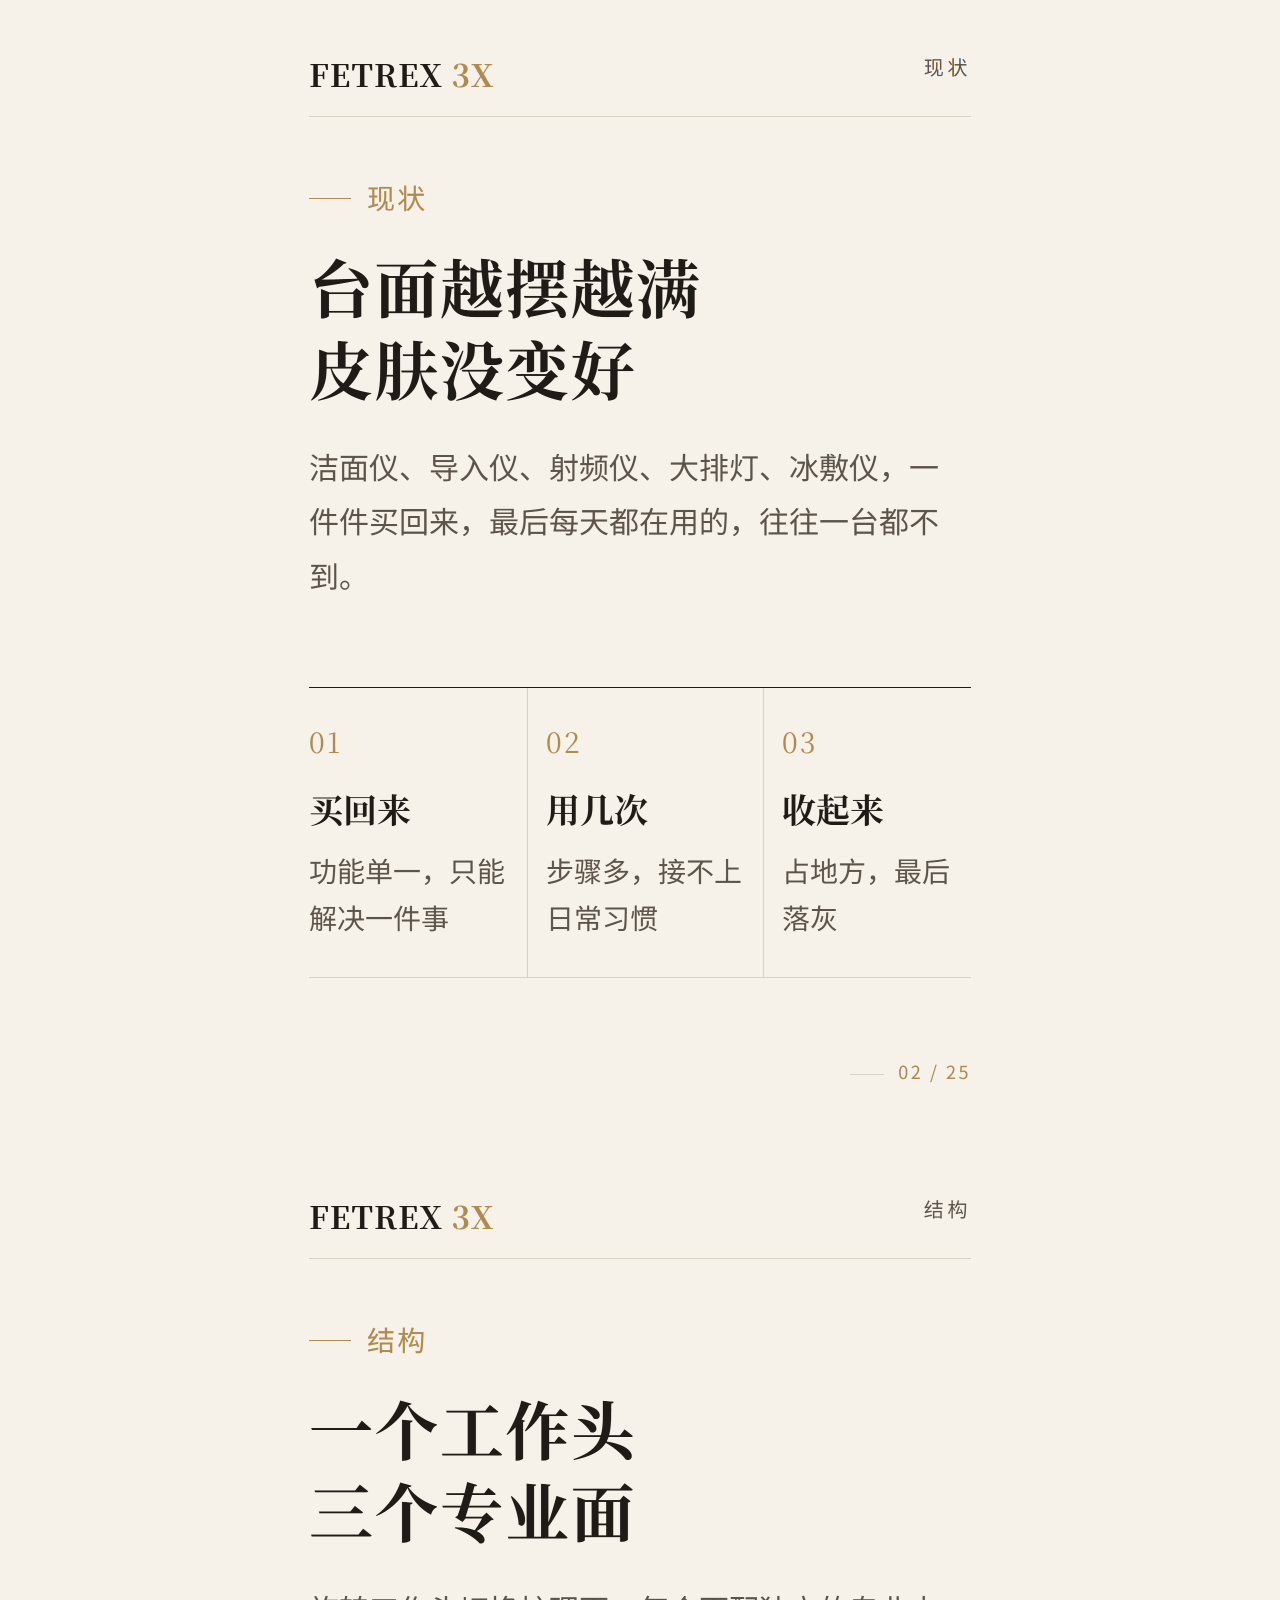
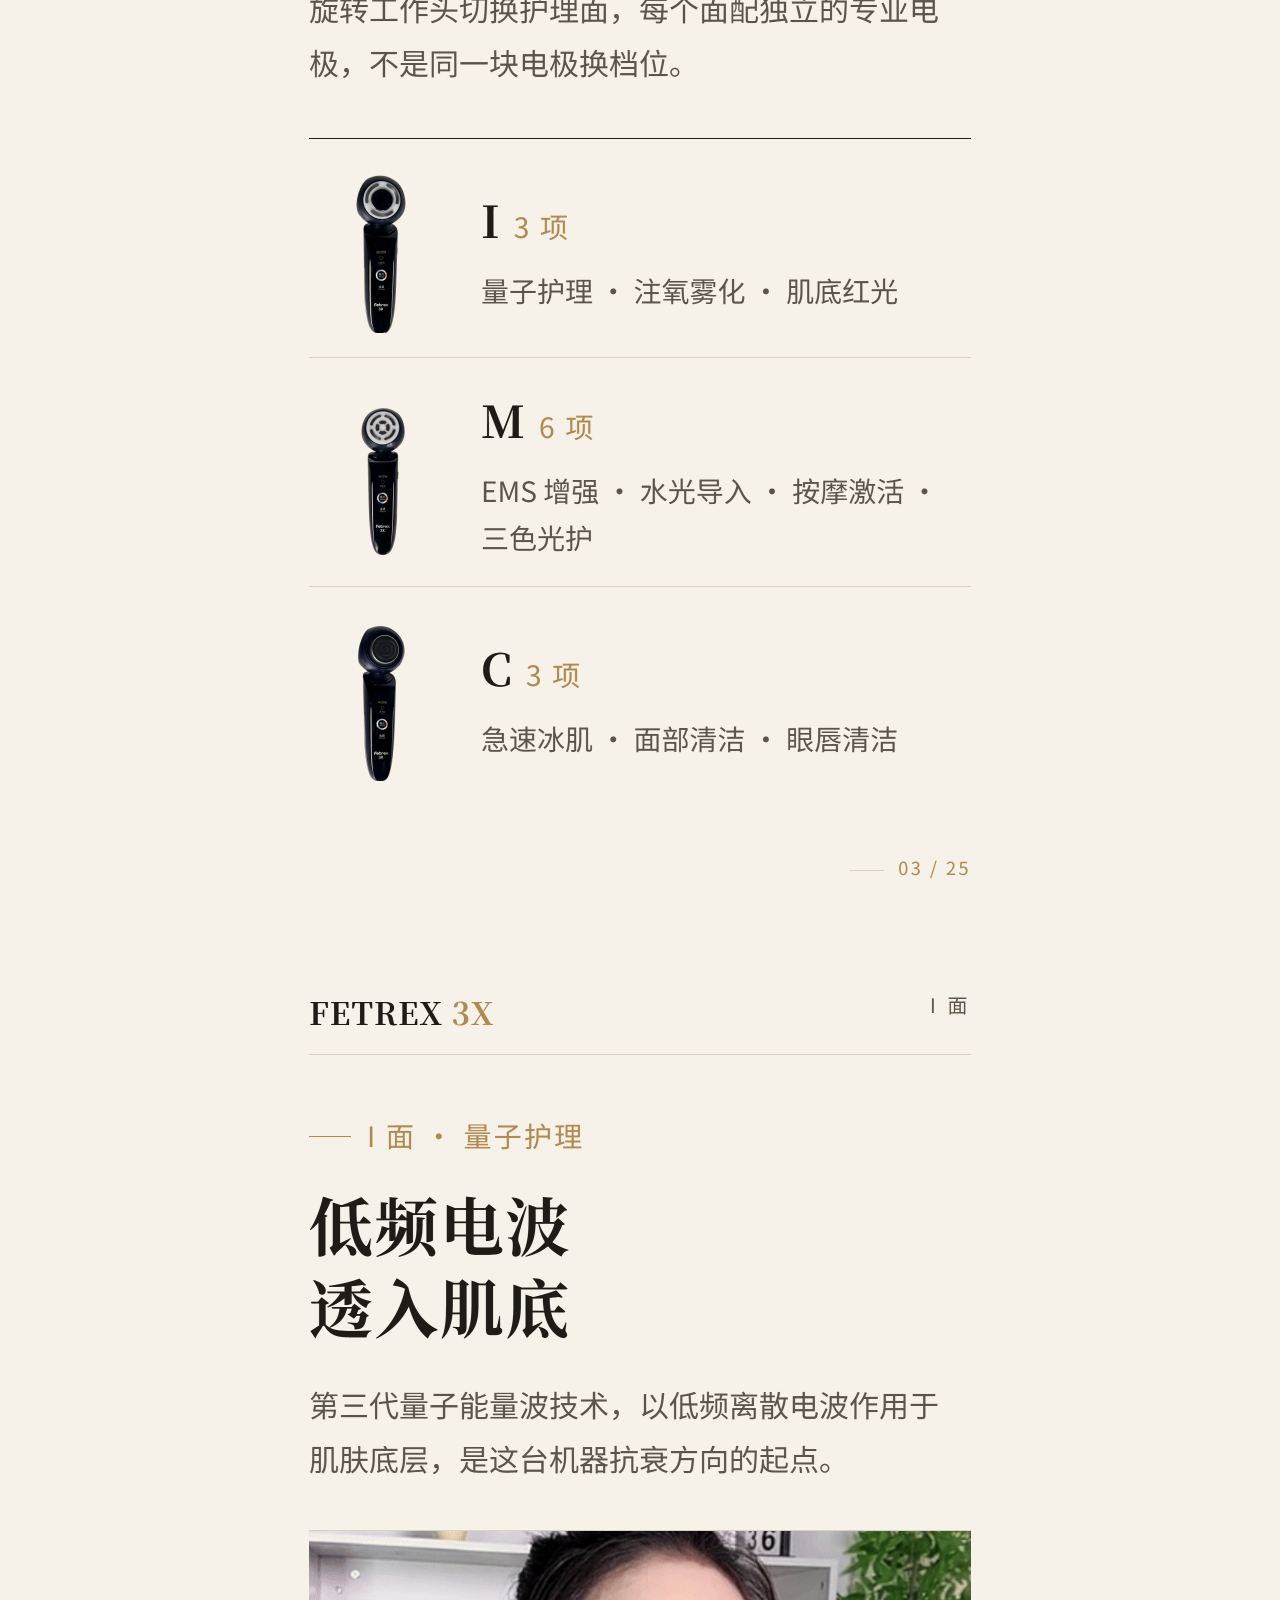
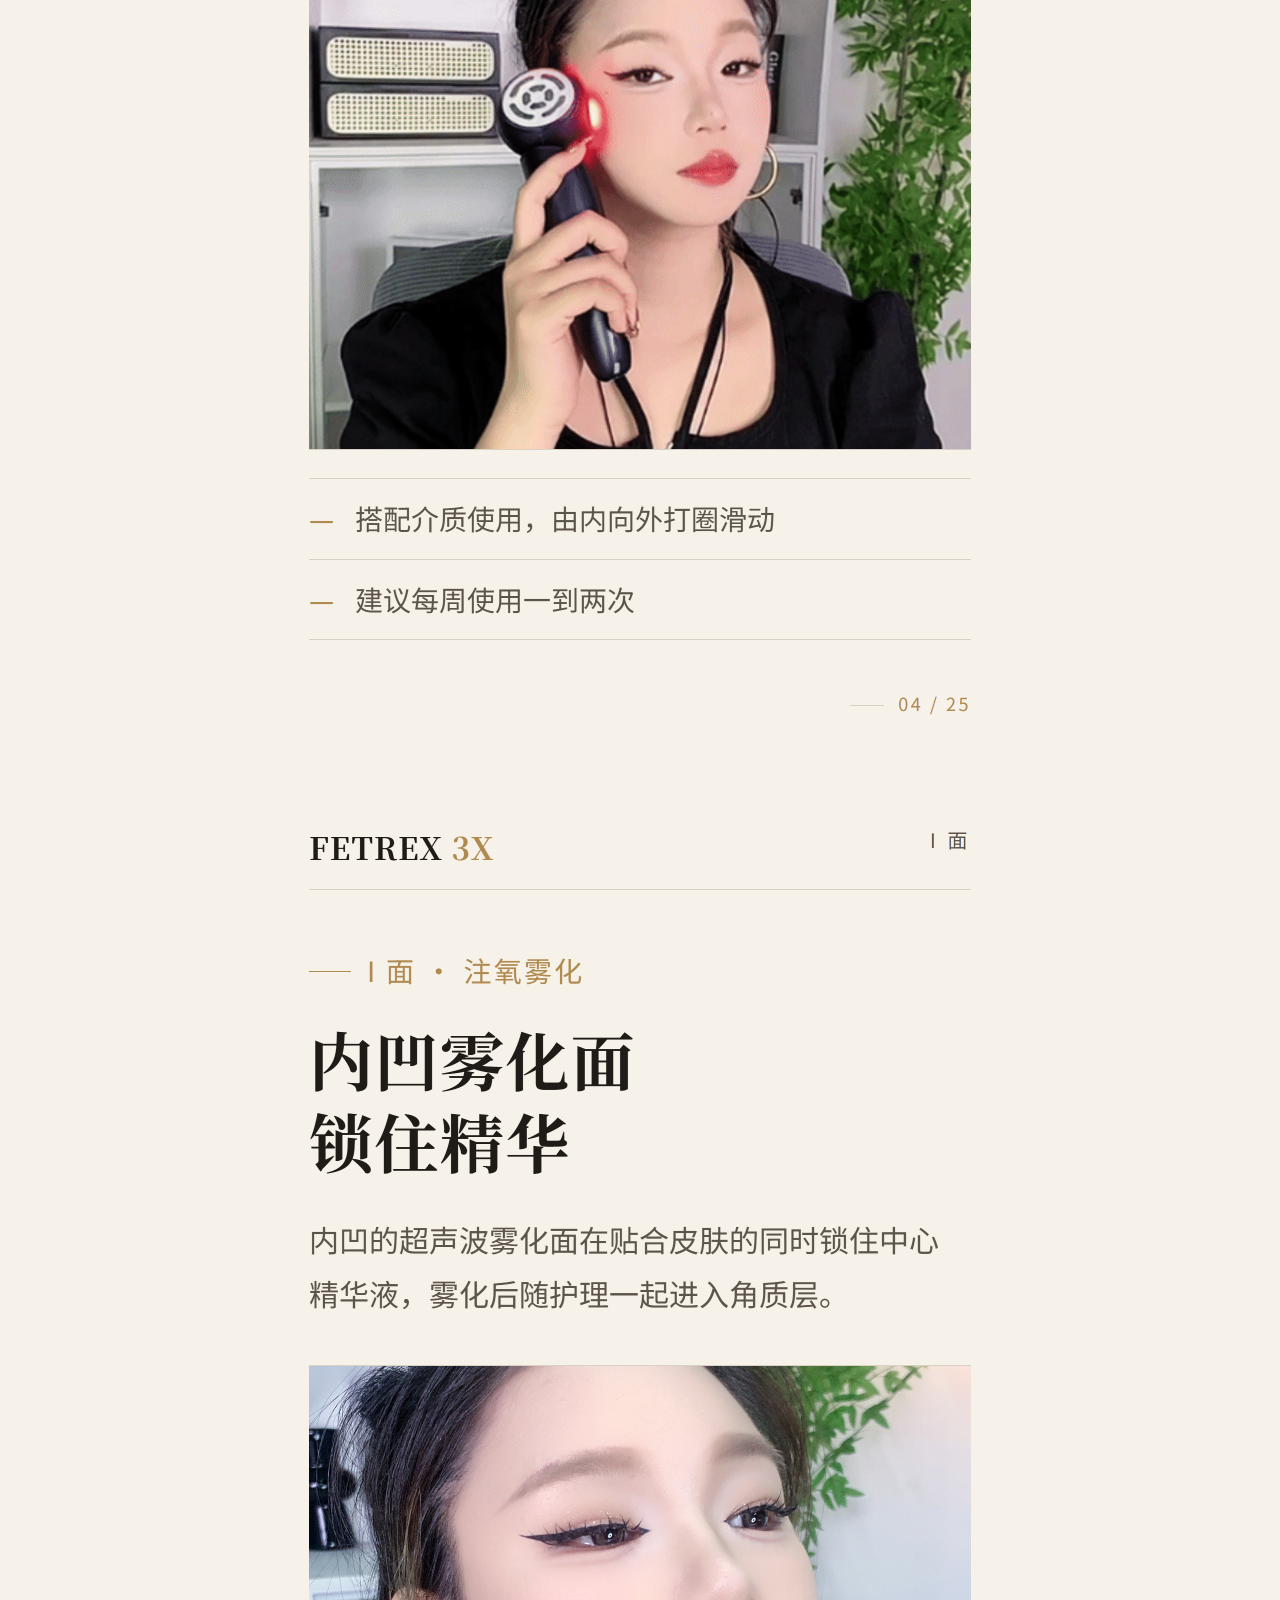
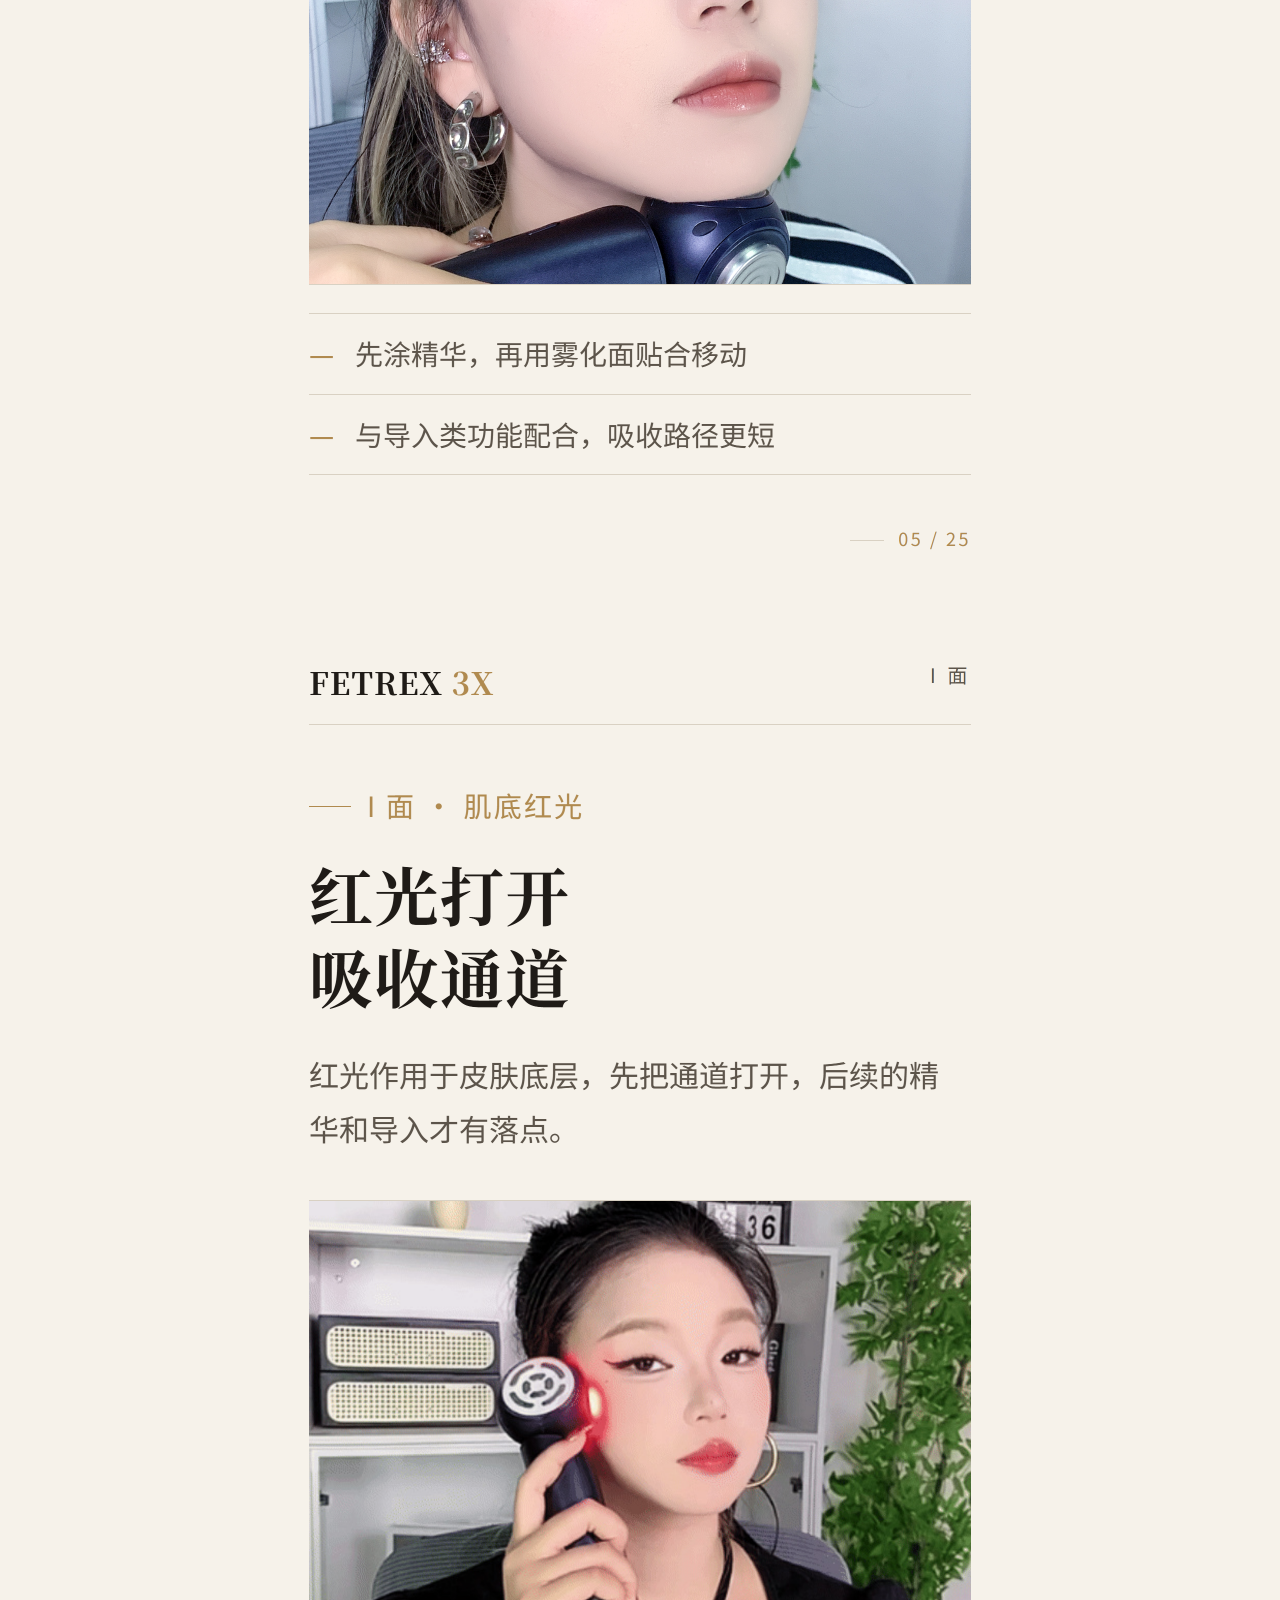
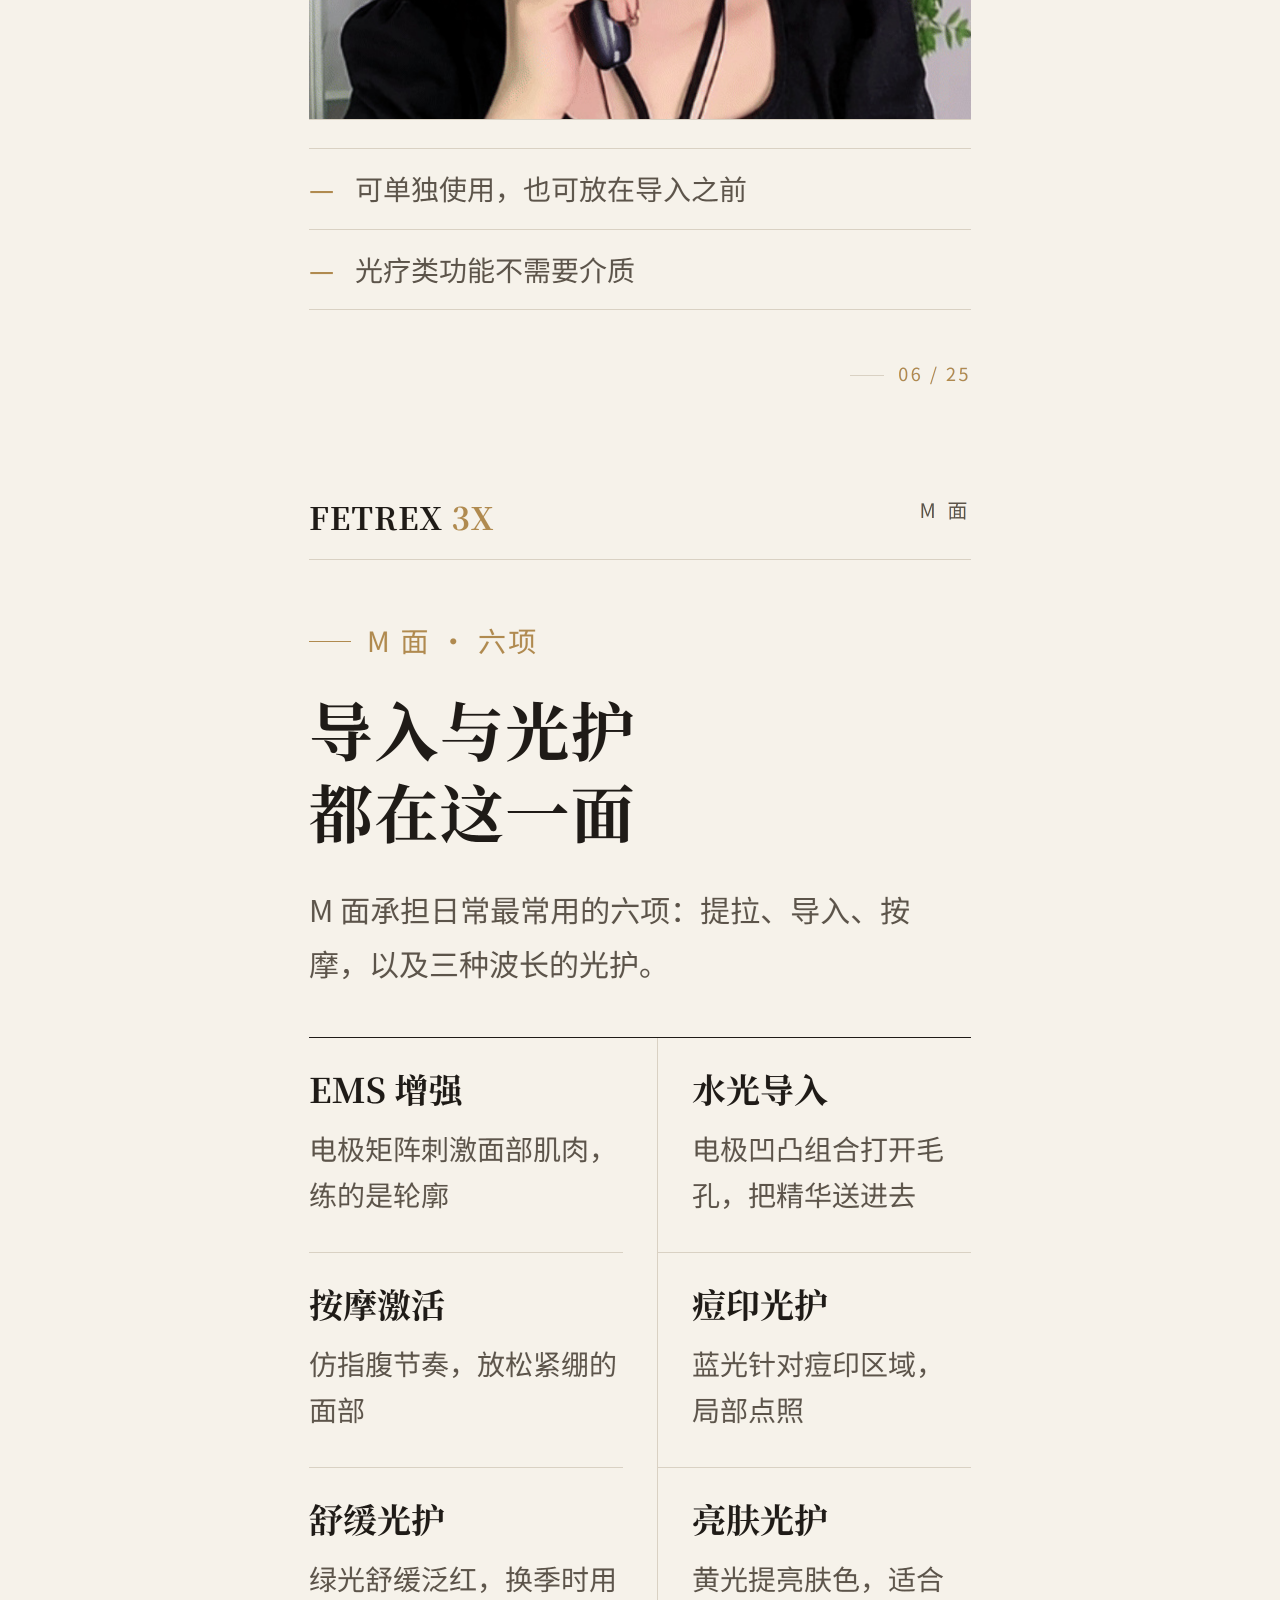
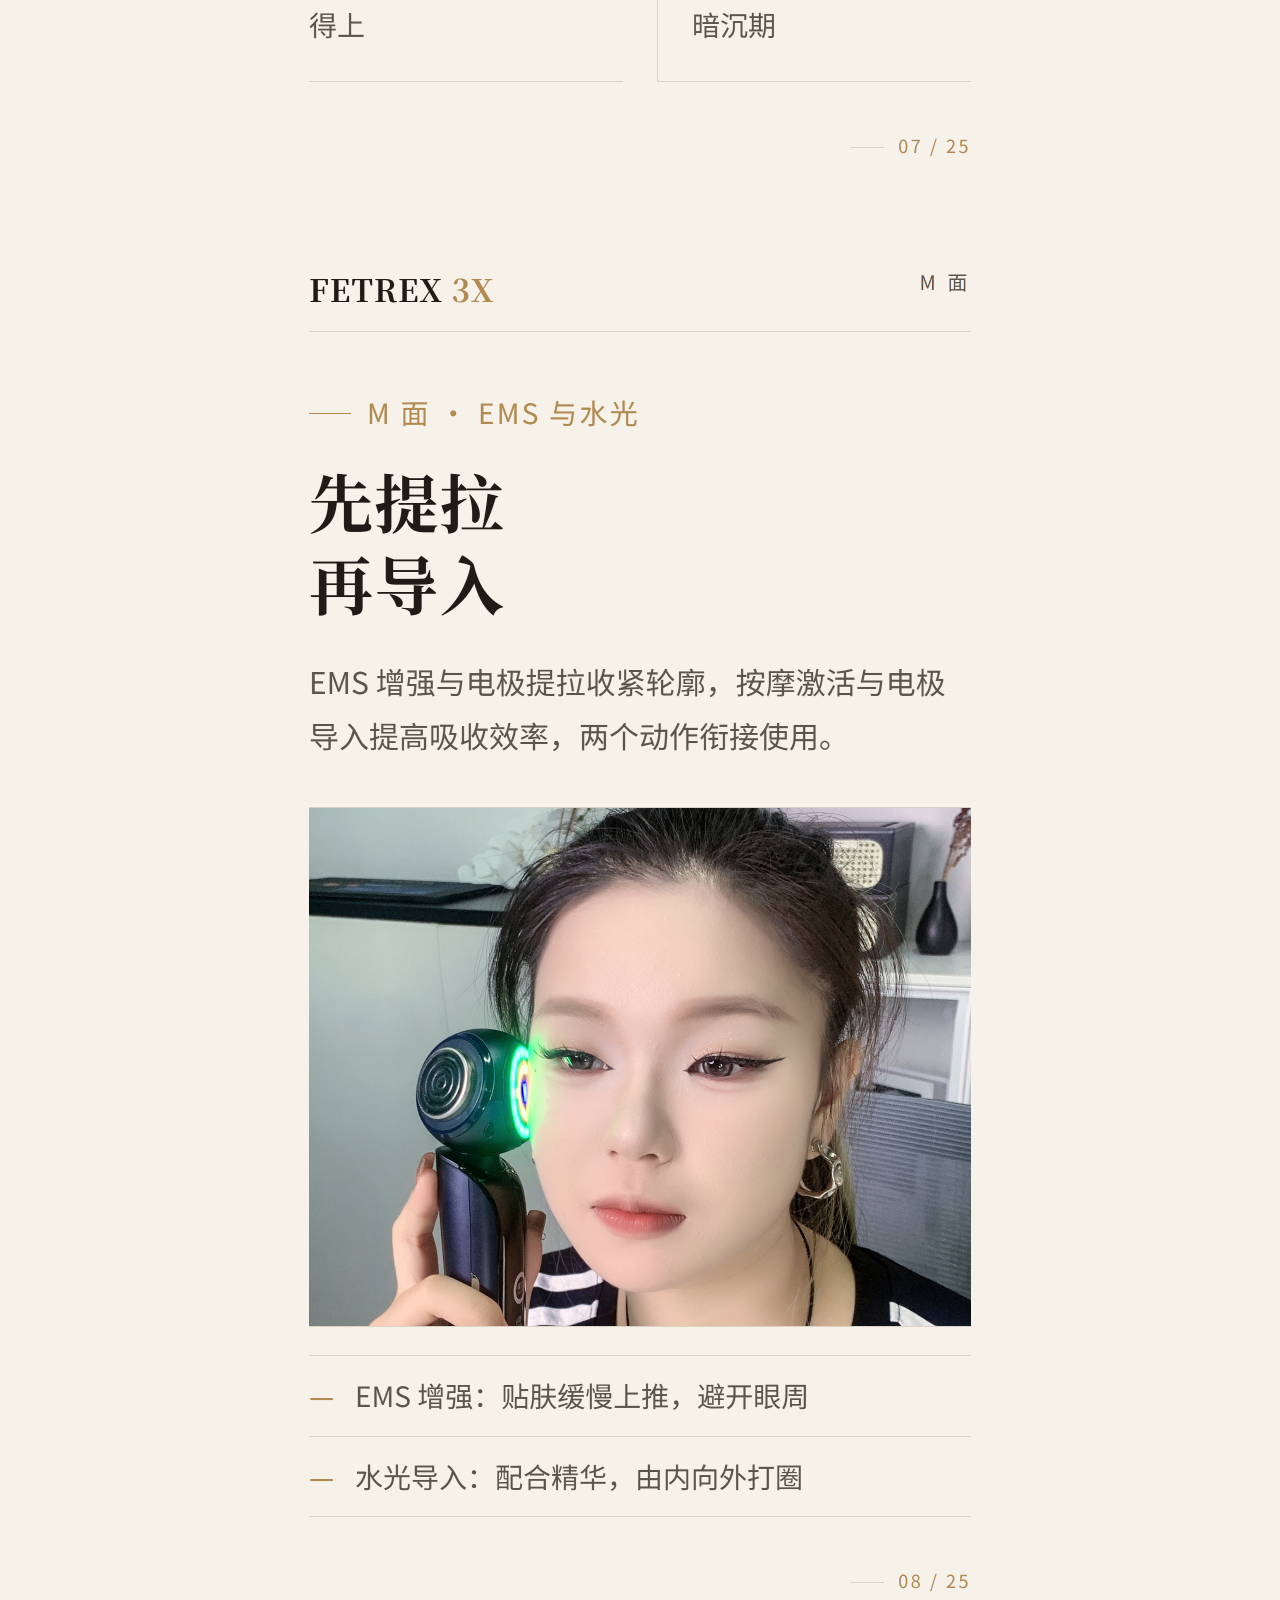
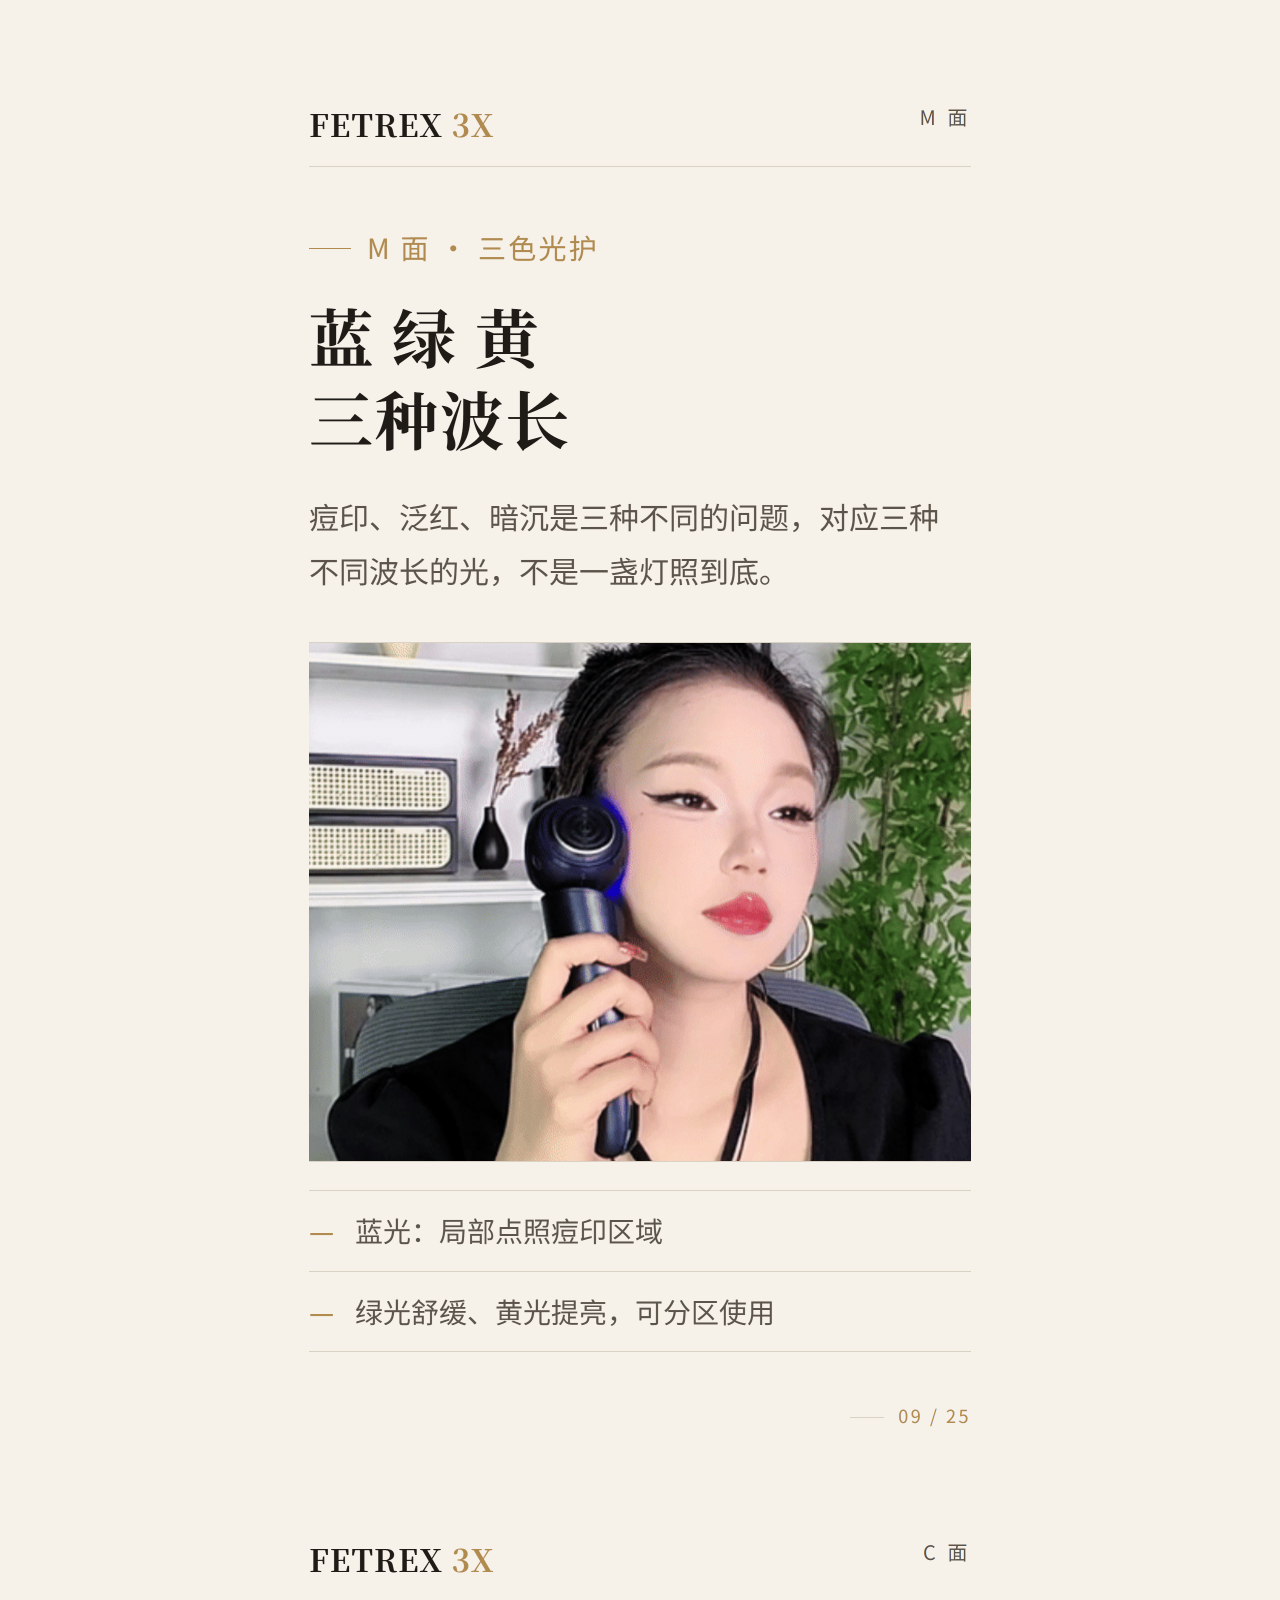
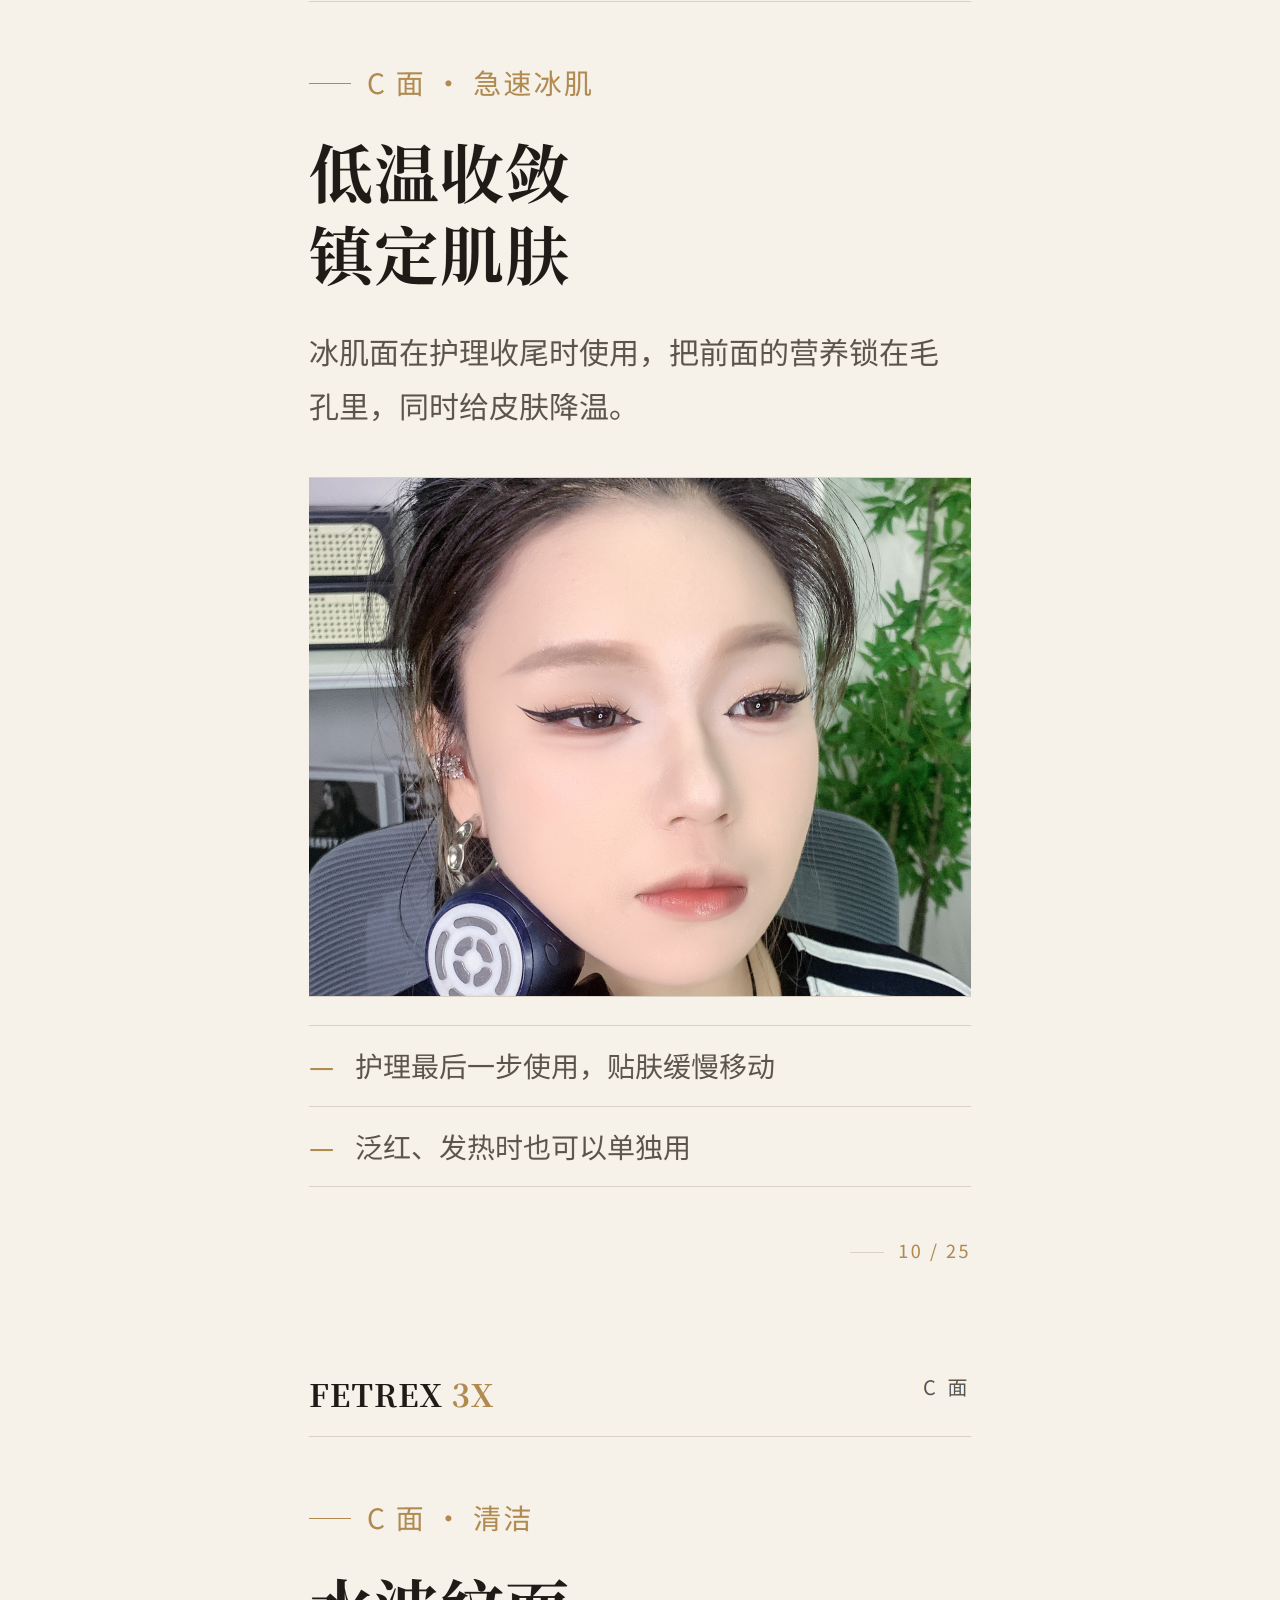
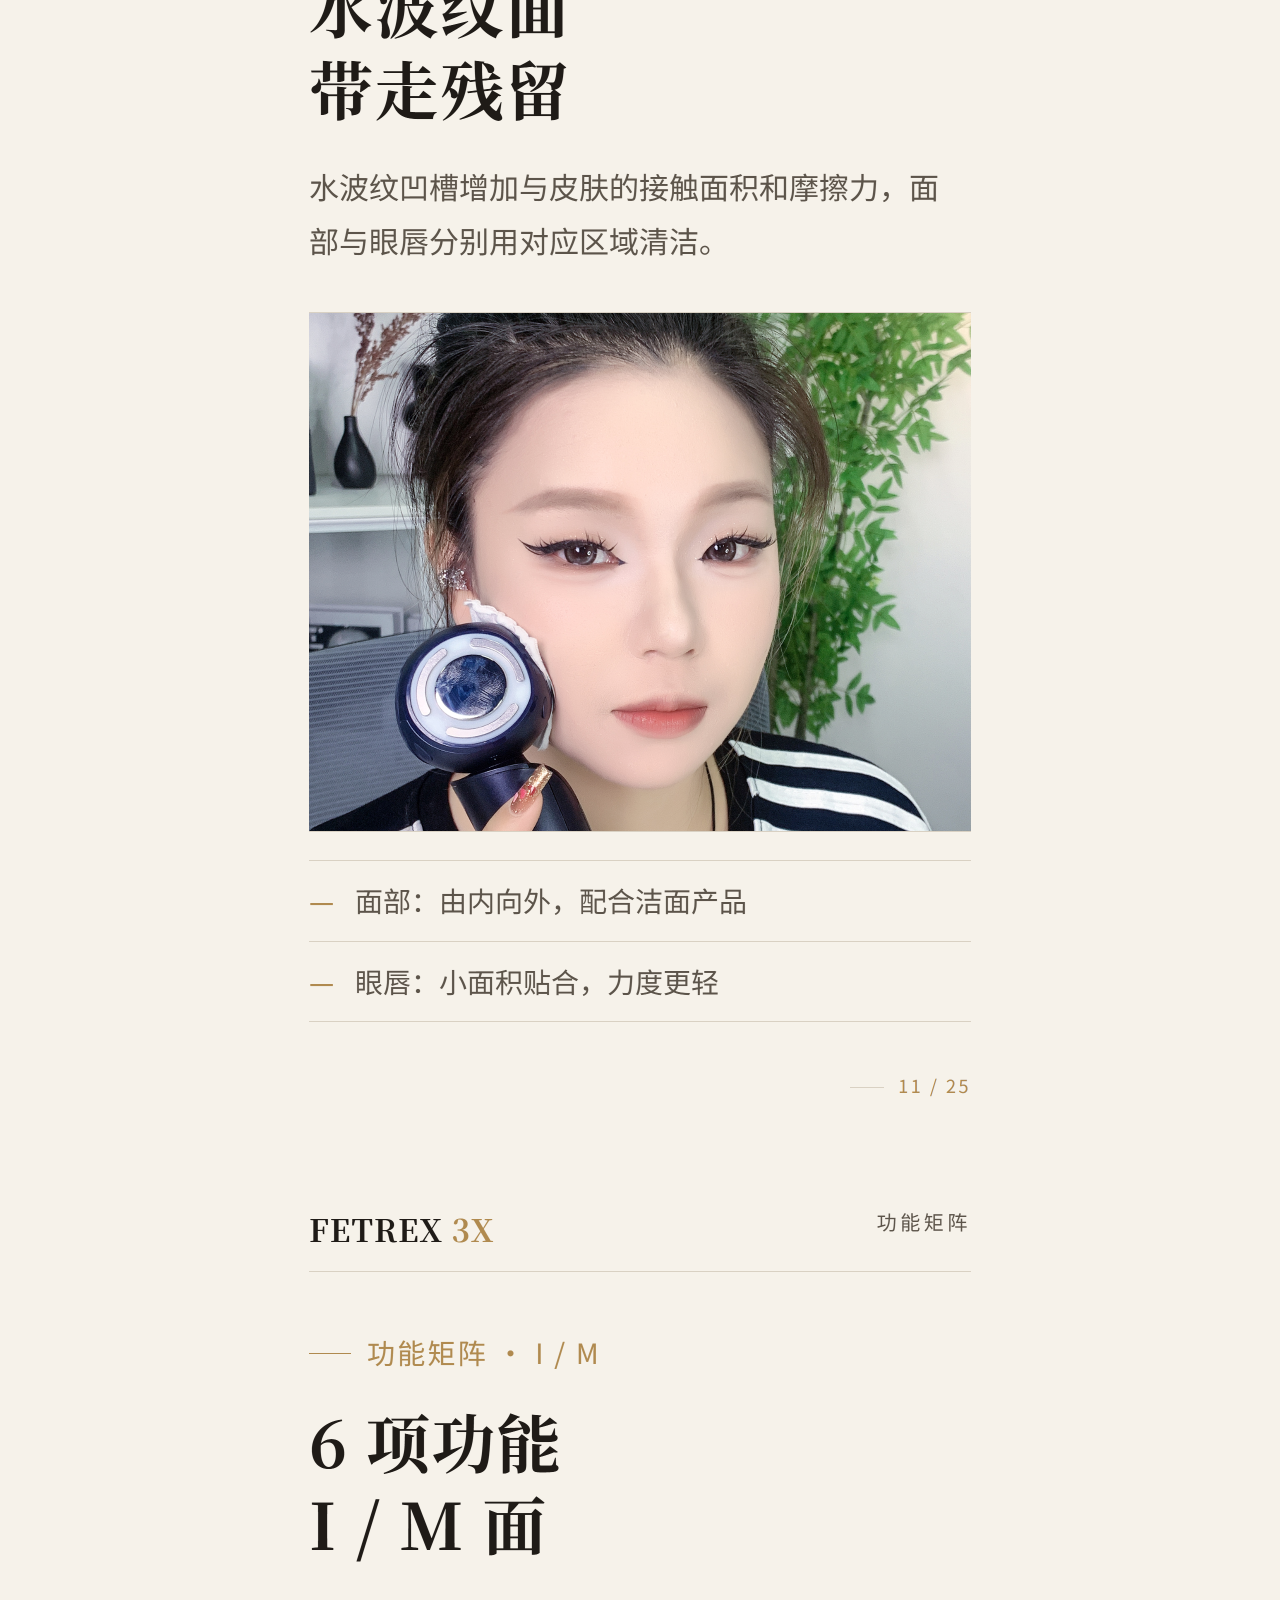
<file: v4/index.html>
<!doctype html>
<html lang="zh-CN"><head><meta charset="utf-8">
<meta name="viewport" content="width=device-width, initial-scale=1">
<title>Fetrex 3X 详情页</title>
<style>
:root{--paper:#F6F2EA;--ink:#1F1B17;--muted:#5C544A;--gold:#B08A4F;--line:#D9D1C3}
*{box-sizing:border-box}
body{margin:0;background:var(--paper);color:var(--ink);font-family:"Noto Sans SC","PingFang SC","Microsoft YaHei",sans-serif;-webkit-text-size-adjust:100%}
.wrap{width:100%;max-width:790px;margin:0 auto;padding:28px 0 64px}
.head{display:flex;justify-content:space-between;align-items:baseline;border-bottom:1px solid var(--line);padding:0 18px 16px;margin-bottom:18px}
.title{font-family:"Noto Serif SC",serif;font-size:22px;letter-spacing:.02em}
.meta{font-size:12px;letter-spacing:.18em;color:var(--gold)}
img{display:block;width:100%;height:auto;margin:0 0 10px}
@media (min-width:820px){.wrap{padding-top:44px}.head{padding:0 0 20px;margin-bottom:26px}.title{font-size:30px}img{margin-bottom:22px}}
</style></head>
<body><main class="wrap"><header class="head"><div class="title">Fetrex 3X</div><div class="meta">25 SCREENS</div></header>
<img src="img/detail_01.png" alt="01">
<img src="img/detail_02.png" alt="02">
<img src="img/detail_03.png" alt="03">
<img src="img/detail_04.png" alt="04">
<img src="img/detail_05.png" alt="05">
<img src="img/detail_06.png" alt="06">
<img src="img/detail_07.png" alt="07">
<img src="img/detail_08.png" alt="08">
<img src="img/detail_09.png" alt="09">
<img src="img/detail_10.png" alt="10">
<img src="img/detail_11.png" alt="11">
<img src="img/detail_12.png" alt="12">
<img src="img/detail_13.png" alt="13">
<img src="img/detail_14.png" alt="14">
<img src="img/detail_15.png" alt="15">
<img src="img/detail_16.png" alt="16">
<img src="img/detail_17.png" alt="17">
<img src="img/detail_18.png" alt="18">
<img src="img/detail_19.png" alt="19">
<img src="img/detail_20.png" alt="20">
<img src="img/detail_21.png" alt="21">
<img src="img/detail_22.png" alt="22">
<img src="img/detail_23.png" alt="23">
<img src="img/detail_24.png" alt="24">
<img src="img/detail_25.png" alt="25">
</main></body></html>
</file>
<file: product_interaction.css>
.fetrex-pi {
  --fetrex-pi-ink: #34272e;
  --fetrex-pi-muted: #806d76;
  --fetrex-pi-accent: #ad596d;
  --fetrex-pi-accent-rgb: 173, 89, 109;
  --fetrex-pi-accent-deep: #7d3448;
  --fetrex-pi-glow: 250, 190, 196;
  --fetrex-pi-surface: rgba(255, 250, 248, 0.82);
  --fetrex-pi-line: rgba(73, 44, 55, 0.13);
  position: relative;
  isolation: isolate;
  width: 100%;
  min-height: 700px;
  overflow: hidden;
  border: 1px solid rgba(85, 50, 62, 0.1);
  border-radius: 34px;
  background:
    radial-gradient(circle at 50% 40%, rgba(var(--fetrex-pi-glow), 0.52), transparent 32%),
    linear-gradient(135deg, #fffaf7 0%, #f5eae6 55%, #eee1de 100%);
  box-shadow: 0 32px 90px rgba(69, 40, 51, 0.17);
  color: var(--fetrex-pi-ink);
  font-family: "Microsoft YaHei", "PingFang SC", "Noto Sans CJK SC", sans-serif;
  font-synthesis: none;
  text-rendering: optimizeLegibility;
  transition: background 420ms ease, border-color 420ms ease;
}

.fetrex-pi,
.fetrex-pi *,
.fetrex-pi *::before,
.fetrex-pi *::after {
  box-sizing: border-box;
}

.fetrex-pi[data-face="M"] {
  --fetrex-pi-accent: #6375b3;
  --fetrex-pi-accent-rgb: 99, 117, 179;
  --fetrex-pi-accent-deep: #455589;
  --fetrex-pi-glow: 164, 178, 232;
  background:
    radial-gradient(circle at 50% 40%, rgba(var(--fetrex-pi-glow), 0.54), transparent 33%),
    linear-gradient(135deg, #fbfafc 0%, #ececf5 55%, #e3e3ef 100%);
}

.fetrex-pi[data-face="C"] {
  --fetrex-pi-accent: #3f8b8d;
  --fetrex-pi-accent-rgb: 63, 139, 141;
  --fetrex-pi-accent-deep: #276c70;
  --fetrex-pi-glow: 142, 216, 216;
  background:
    radial-gradient(circle at 50% 40%, rgba(var(--fetrex-pi-glow), 0.5), transparent 33%),
    linear-gradient(135deg, #f8fbfa 0%, #e7f2f0 55%, #dcebea 100%);
}

.fetrex-pi__texture {
  position: absolute;
  inset: 0;
  z-index: -1;
  pointer-events: none;
  opacity: 0.42;
  background-image:
    linear-gradient(rgba(66, 39, 49, 0.055) 1px, transparent 1px),
    linear-gradient(90deg, rgba(66, 39, 49, 0.055) 1px, transparent 1px);
  background-size: 44px 44px;
  -webkit-mask-image: radial-gradient(circle at 46% 47%, #000 0%, transparent 72%);
  mask-image: radial-gradient(circle at 46% 47%, #000 0%, transparent 72%);
}

.fetrex-pi__header {
  position: relative;
  z-index: 3;
  display: flex;
  align-items: center;
  justify-content: space-between;
  gap: 24px;
  min-height: 82px;
  padding: 23px 34px 20px;
  border-bottom: 1px solid var(--fetrex-pi-line);
}

.fetrex-pi__wordmark {
  color: var(--fetrex-pi-ink);
  font-family: "Arial Narrow", "Aptos Narrow", "Microsoft YaHei", sans-serif;
  font-size: 15px;
  font-weight: 600;
  letter-spacing: 0.22em;
  line-height: 1;
  white-space: nowrap;
}

.fetrex-pi__wordmark strong {
  color: var(--fetrex-pi-accent);
  font-size: 19px;
  font-weight: 850;
  letter-spacing: 0.08em;
}

.fetrex-pi__summary {
  color: var(--fetrex-pi-muted);
  font-size: 13px;
  font-weight: 600;
  letter-spacing: 0.1em;
  line-height: 1.5;
  text-align: right;
}

.fetrex-pi__body {
  position: relative;
  z-index: 1;
  display: grid;
  grid-template-columns: minmax(150px, 0.5fr) minmax(350px, 1.45fr) minmax(330px, 0.92fr);
  min-height: 616px;
}

.fetrex-pi__rail {
  display: flex;
  flex-direction: column;
  min-width: 0;
  padding: 28px 8px 24px 28px;
  border-right: 1px solid var(--fetrex-pi-line);
}

.fetrex-pi__tabs {
  display: grid;
  gap: 9px;
}

.fetrex-pi__tab {
  position: relative;
  display: grid;
  grid-template-columns: 43px minmax(0, 1fr);
  align-items: center;
  gap: 11px;
  width: 100%;
  min-height: 74px;
  padding: 12px 12px 12px 10px;
  overflow: hidden;
  border: 1px solid transparent;
  border-radius: 18px;
  background: transparent;
  color: var(--fetrex-pi-ink);
  font: inherit;
  text-align: left;
  cursor: pointer;
  transition: background-color 220ms ease, border-color 220ms ease, box-shadow 220ms ease, transform 220ms ease;
}

.fetrex-pi__tab::before {
  content: "";
  position: absolute;
  top: 50%;
  left: 0;
  width: 3px;
  height: 0;
  border-radius: 0 3px 3px 0;
  background: var(--fetrex-pi-accent);
  transform: translateY(-50%);
  transition: height 220ms ease;
}

.fetrex-pi__tab:hover {
  background: rgba(255, 255, 255, 0.42);
}

.fetrex-pi__tab[aria-selected="true"] {
  border-color: rgba(var(--fetrex-pi-accent-rgb), 0.15);
  background: rgba(255, 255, 255, 0.74);
  box-shadow: 0 10px 32px rgba(67, 42, 52, 0.08);
  transform: translateX(3px);
}

.fetrex-pi__tab[aria-selected="true"]::before {
  height: 38px;
}

.fetrex-pi__tab-letter {
  display: grid;
  place-items: center;
  width: 43px;
  height: 43px;
  border: 1px solid rgba(var(--fetrex-pi-accent-rgb), 0.17);
  border-radius: 50%;
  background: rgba(var(--fetrex-pi-accent-rgb), 0.065);
  color: var(--fetrex-pi-accent);
  font-family: Georgia, "Times New Roman", serif;
  font-size: 27px;
  font-weight: 700;
  line-height: 1;
  transition: background-color 220ms ease, color 220ms ease, border-color 220ms ease;
}

.fetrex-pi__tab[aria-selected="true"] .fetrex-pi__tab-letter {
  border-color: var(--fetrex-pi-accent);
  background: var(--fetrex-pi-accent);
  color: #fff;
}

.fetrex-pi__tab-copy {
  display: grid;
  gap: 5px;
  min-width: 0;
}

.fetrex-pi__tab-name {
  overflow: hidden;
  color: var(--fetrex-pi-ink);
  font-size: 13px;
  font-weight: 650;
  letter-spacing: 0.04em;
  line-height: 1.35;
  text-overflow: ellipsis;
  white-space: nowrap;
}

.fetrex-pi__tab-count {
  color: var(--fetrex-pi-muted);
  font-family: "Aptos Narrow", "Arial Narrow", sans-serif;
  font-size: 10px;
  font-weight: 650;
  letter-spacing: 0.18em;
  line-height: 1;
}

.fetrex-pi__rail-mark {
  display: flex;
  align-items: center;
  gap: 10px;
  margin-top: auto;
  padding: 25px 8px 0 5px;
  color: var(--fetrex-pi-muted);
  font-family: "Aptos Narrow", "Arial Narrow", sans-serif;
  font-size: 9px;
  font-weight: 700;
  letter-spacing: 0.16em;
}

.fetrex-pi__rail-mark i {
  position: relative;
  flex: 1;
  height: 1px;
  overflow: hidden;
  background: rgba(69, 42, 52, 0.13);
}

.fetrex-pi__rail-mark i::after {
  content: "";
  position: absolute;
  inset: 0;
  background: var(--fetrex-pi-accent);
  transform-origin: left center;
  animation: fetrex-pi-rail-progress 4.8s ease-in-out infinite alternate;
}

.fetrex-pi__stage {
  position: relative;
  display: grid;
  place-items: center;
  min-width: 0;
  min-height: 616px;
  overflow: hidden;
}

.fetrex-pi__stage::before {
  content: "";
  position: absolute;
  top: 7%;
  bottom: 5%;
  left: 50%;
  width: min(78%, 500px);
  border: 1px solid rgba(var(--fetrex-pi-accent-rgb), 0.13);
  border-radius: 49% 49% 34px 34px;
  background:
    linear-gradient(180deg, rgba(255, 255, 255, 0.48), rgba(255, 255, 255, 0.04)),
    radial-gradient(circle at 50% 11%, rgba(var(--fetrex-pi-glow), 0.34), transparent 48%);
  box-shadow: inset 0 0 70px rgba(255, 255, 255, 0.46);
  transform: translateX(-50%);
}

.fetrex-pi__halo {
  position: absolute;
  width: min(86%, 560px);
  aspect-ratio: 1;
  border-radius: 50%;
  background: radial-gradient(circle, rgba(var(--fetrex-pi-glow), 0.5) 0%, rgba(var(--fetrex-pi-glow), 0.17) 37%, transparent 69%);
  filter: blur(12px);
  animation: fetrex-pi-breathe 5.8s ease-in-out infinite;
}

.fetrex-pi__orbit {
  position: absolute;
  left: 50%;
  top: 50%;
  border: 1px solid rgba(var(--fetrex-pi-accent-rgb), 0.2);
  border-radius: 50%;
  pointer-events: none;
  transform: translate(-50%, -50%) rotate(-18deg);
}

.fetrex-pi__orbit::before {
  content: "";
  position: absolute;
  top: -4px;
  left: 48%;
  width: 7px;
  height: 7px;
  border: 1px solid rgba(var(--fetrex-pi-accent-rgb), 0.3);
  border-radius: 50%;
  background: rgba(255, 250, 248, 0.92);
}

.fetrex-pi__orbit--one {
  width: min(78%, 510px);
  aspect-ratio: 0.86;
  animation: fetrex-pi-orbit 20s linear infinite;
}

.fetrex-pi__orbit--two {
  width: min(61%, 400px);
  aspect-ratio: 0.92;
  border-style: dashed;
  opacity: 0.62;
  animation: fetrex-pi-orbit-reverse 26s linear infinite;
}

.fetrex-pi__face-ghost {
  position: absolute;
  left: 50%;
  top: 50%;
  z-index: 0;
  color: rgba(var(--fetrex-pi-accent-rgb), 0.055);
  font-family: Georgia, "Times New Roman", serif;
  font-size: clamp(240px, 30vw, 470px);
  font-weight: 700;
  line-height: 0.72;
  transform: translate(-50%, -49%);
  user-select: none;
}

.fetrex-pi__proof {
  position: absolute;
  right: 18px;
  bottom: 22px;
  z-index: 1;
  width: 43%;
  height: 37%;
  margin: 0;
  overflow: hidden;
  border: 1px solid rgba(var(--fetrex-pi-accent-rgb), 0.25);
  border-radius: 20px;
  background: #e9e3e0;
  box-shadow: 0 22px 46px rgba(40, 29, 35, 0.18);
  transform: rotate(1.5deg);
  transform-origin: right bottom;
  transition: opacity 220ms ease, transform 420ms cubic-bezier(0.22, 0.8, 0.24, 1);
}

.fetrex-pi__proof::after {
  content: "";
  position: absolute;
  inset: 0;
  pointer-events: none;
  background: linear-gradient(180deg, transparent 45%, rgba(27, 19, 24, 0.28));
}

.fetrex-pi__proof img {
  display: block;
  width: 100%;
  height: 100%;
  object-fit: cover;
  object-position: center 36%;
  filter: saturate(0.9) contrast(1.03);
}

.fetrex-pi.is-feature-swap .fetrex-pi__proof {
  animation: fetrex-pi-proof-in 540ms cubic-bezier(0.22, 0.8, 0.24, 1) both;
}

.fetrex-pi__product-wrap {
  position: relative;
  z-index: 2;
  display: grid;
  place-items: center;
  width: 88%;
  height: 100%;
  padding: 18px 0 24px;
}

.fetrex-pi__product {
  position: relative;
  z-index: 2;
  display: block;
  width: auto;
  max-width: 86%;
  height: min(555px, 82%);
  object-fit: contain;
  filter: drop-shadow(0 28px 28px rgba(31, 24, 29, 0.23));
  transform-origin: 50% 76%;
}

.fetrex-pi__product.is-entering {
  animation: fetrex-pi-product-in 520ms cubic-bezier(0.22, 0.8, 0.24, 1) both;
}

.fetrex-pi__product-shadow {
  position: absolute;
  z-index: 1;
  bottom: 7%;
  left: 50%;
  width: min(58%, 270px);
  height: 25px;
  border-radius: 50%;
  background: rgba(43, 31, 37, 0.2);
  filter: blur(15px);
  transform: translateX(-50%);
}

.fetrex-pi__panel {
  position: relative;
  display: flex;
  flex-direction: column;
  min-width: 0;
  padding: 42px 32px 28px 29px;
  border-left: 1px solid var(--fetrex-pi-line);
  background: linear-gradient(90deg, rgba(255, 255, 255, 0.28), rgba(255, 255, 255, 0.57));
  outline: none;
}

.fetrex-pi__panel:focus-visible {
  box-shadow: inset 0 0 0 3px rgba(var(--fetrex-pi-accent-rgb), 0.38);
}

.fetrex-pi__panel-top {
  display: flex;
  align-items: center;
  gap: 16px;
  min-height: 15px;
}

.fetrex-pi__sequence {
  color: var(--fetrex-pi-accent);
  font-family: "Aptos Narrow", "Arial Narrow", sans-serif;
  font-size: 10px;
  font-weight: 750;
  letter-spacing: 0.14em;
  white-space: nowrap;
}

.fetrex-pi__hairline {
  flex: 1;
  height: 1px;
  background: linear-gradient(90deg, rgba(var(--fetrex-pi-accent-rgb), 0.42), rgba(var(--fetrex-pi-accent-rgb), 0));
}

.fetrex-pi__title {
  max-width: 8.5em;
  margin: 24px 0 17px;
  color: var(--fetrex-pi-ink);
  font-size: clamp(40px, 4.1vw, 59px);
  font-weight: 780;
  letter-spacing: -0.055em;
  line-height: 1.06;
  text-wrap: balance;
}

.fetrex-pi__description {
  margin: 0;
  color: #5d4a53;
  font-size: 15px;
  font-weight: 450;
  letter-spacing: 0.015em;
  line-height: 1.8;
  text-wrap: pretty;
}

.fetrex-pi__note {
  margin: 17px 0 0;
  padding-left: 13px;
  border-left: 2px solid rgba(var(--fetrex-pi-accent-rgb), 0.48);
  color: var(--fetrex-pi-muted);
  font-size: 12.5px;
  line-height: 1.75;
  text-wrap: pretty;
}

.fetrex-pi__features {
  display: grid;
  grid-template-columns: repeat(2, minmax(0, 1fr));
  gap: 8px;
  margin-top: auto;
  padding-top: 26px;
}

.fetrex-pi__feature {
  min-width: 0;
  min-height: 43px;
  padding: 10px 12px;
  overflow: hidden;
  border: 1px solid rgba(var(--fetrex-pi-accent-rgb), 0.17);
  border-radius: 12px;
  background: rgba(255, 255, 255, 0.38);
  color: #624e58;
  font: inherit;
  font-size: 11.5px;
  font-weight: 600;
  line-height: 1.35;
  text-align: left;
  text-overflow: ellipsis;
  cursor: pointer;
  transition: color 180ms ease, background-color 180ms ease, border-color 180ms ease, transform 180ms ease;
}

.fetrex-pi__feature:hover {
  border-color: rgba(var(--fetrex-pi-accent-rgb), 0.35);
  background: rgba(255, 255, 255, 0.72);
}

.fetrex-pi__feature[aria-pressed="true"] {
  border-color: var(--fetrex-pi-accent);
  background: var(--fetrex-pi-accent);
  color: #fff;
}

.fetrex-pi__tab:focus-visible,
.fetrex-pi__feature:focus-visible {
  outline: 3px solid rgba(var(--fetrex-pi-accent-rgb), 0.4);
  outline-offset: 3px;
}

.fetrex-pi__tab:active,
.fetrex-pi__feature:active {
  transform: translateY(1px);
}

@keyframes fetrex-pi-product-in {
  0% { opacity: 0; transform: translateY(15px) scale(0.975); }
  100% { opacity: 1; transform: translateY(0) scale(1); }
}

@keyframes fetrex-pi-proof-in {
  0% { opacity: 0.35; transform: translateY(12px) rotate(1.5deg) scale(0.97); }
  100% { opacity: 1; transform: translateY(0) rotate(1.5deg) scale(1); }
}

@keyframes fetrex-pi-breathe {
  0%, 100% { opacity: 0.7; transform: scale(0.94); }
  50% { opacity: 1; transform: scale(1.03); }
}

@keyframes fetrex-pi-orbit {
  from { transform: translate(-50%, -50%) rotate(-18deg); }
  to { transform: translate(-50%, -50%) rotate(342deg); }
}

@keyframes fetrex-pi-orbit-reverse {
  from { transform: translate(-50%, -50%) rotate(22deg); }
  to { transform: translate(-50%, -50%) rotate(-338deg); }
}

@keyframes fetrex-pi-rail-progress {
  from { transform: scaleX(0.18); }
  to { transform: scaleX(1); }
}

@media (max-width: 1100px) {
  .fetrex-pi__body {
    grid-template-columns: 142px minmax(300px, 1.2fr) minmax(292px, 0.9fr);
  }

  .fetrex-pi__rail {
    padding-left: 19px;
  }

  .fetrex-pi__tab {
    grid-template-columns: 37px minmax(0, 1fr);
    gap: 8px;
    padding-left: 8px;
  }

  .fetrex-pi__tab-letter {
    width: 37px;
    height: 37px;
    font-size: 23px;
  }

  .fetrex-pi__tab-name {
    font-size: 12px;
  }

  .fetrex-pi__panel {
    padding-right: 24px;
    padding-left: 24px;
  }

  .fetrex-pi__title {
    font-size: clamp(37px, 4.3vw, 50px);
  }
}

@media (max-width: 860px) {
  .fetrex-pi {
    min-height: 0;
  }

  .fetrex-pi__body {
    grid-template-columns: 1fr;
    min-height: 0;
  }

  .fetrex-pi__rail {
    padding: 18px 20px 12px;
    border-right: 0;
    border-bottom: 1px solid var(--fetrex-pi-line);
  }

  .fetrex-pi__tabs {
    grid-template-columns: repeat(3, minmax(0, 1fr));
  }

  .fetrex-pi__tab {
    min-height: 70px;
  }

  .fetrex-pi__tab[aria-selected="true"] {
    transform: translateY(-2px);
  }

  .fetrex-pi__tab[aria-selected="true"]::before {
    top: auto;
    right: 24%;
    bottom: -12px;
    left: 24%;
    width: auto;
    height: 2px;
    border-radius: 3px;
    transform: none;
  }

  .fetrex-pi__rail-mark {
    display: none;
  }

  .fetrex-pi__stage {
    min-height: 470px;
    border-bottom: 1px solid var(--fetrex-pi-line);
  }

  .fetrex-pi__stage::before {
    top: 4%;
    bottom: 4%;
    width: min(68%, 440px);
  }

  .fetrex-pi__product {
    height: min(445px, 92%);
  }

  .fetrex-pi__proof {
    width: 39%;
    height: 34%;
  }

  .fetrex-pi__product-wrap {
    padding-bottom: 12px;
  }

  .fetrex-pi__panel {
    min-height: 390px;
    padding: 30px 24px 32px;
    border-left: 0;
    background: rgba(255, 255, 255, 0.28);
  }

  .fetrex-pi__title {
    margin-top: 18px;
    font-size: clamp(40px, 7.6vw, 54px);
  }

  .fetrex-pi__description {
    max-width: 680px;
  }

  .fetrex-pi__features {
    grid-template-columns: repeat(3, minmax(0, 1fr));
    margin-top: 22px;
    padding-top: 0;
  }
}

@media (max-width: 600px) {
  .fetrex-pi {
    border-radius: 24px;
    box-shadow: 0 20px 54px rgba(69, 40, 51, 0.14);
  }

  .fetrex-pi__header {
    min-height: 72px;
    padding: 18px 19px 16px;
  }

  .fetrex-pi__wordmark {
    font-size: 12px;
  }

  .fetrex-pi__wordmark strong {
    font-size: 15px;
  }

  .fetrex-pi__summary {
    max-width: 58%;
    font-size: 10px;
    letter-spacing: 0.04em;
  }

  .fetrex-pi__rail {
    padding: 12px 12px 17px;
    overflow: hidden;
  }

  .fetrex-pi__tabs {
    display: flex;
    gap: 6px;
    overflow-x: auto;
    scrollbar-width: none;
  }

  .fetrex-pi__tabs::-webkit-scrollbar {
    display: none;
  }

  .fetrex-pi__tab {
    flex: 1 0 29%;
    grid-template-columns: 34px minmax(0, 1fr);
    min-height: 60px;
    padding: 9px 8px;
    border-radius: 15px;
  }

  .fetrex-pi__tab[aria-selected="true"] {
    transform: none;
  }

  .fetrex-pi__tab[aria-selected="true"]::before {
    right: 18%;
    bottom: -7px;
    left: 18%;
  }

  .fetrex-pi__tab-letter {
    width: 34px;
    height: 34px;
    font-size: 21px;
  }

  .fetrex-pi__tab-copy {
    gap: 3px;
  }

  .fetrex-pi__tab-name {
    font-size: 10.5px;
  }

  .fetrex-pi__tab-count {
    font-size: 8px;
  }

  .fetrex-pi__stage {
    min-height: 390px;
  }

  .fetrex-pi__stage::before {
    width: min(82%, 360px);
  }

  .fetrex-pi__product {
    max-width: 82%;
    height: min(380px, 93%);
  }

  .fetrex-pi__proof {
    right: 12px;
    bottom: 14px;
    width: 42%;
    height: 31%;
    border-radius: 16px;
  }

  .fetrex-pi__face-ghost {
    font-size: 280px;
  }

  .fetrex-pi__product-shadow {
    bottom: 5%;
  }

  .fetrex-pi__panel {
    min-height: 360px;
    padding: 25px 18px 25px;
  }

  .fetrex-pi__title {
    margin: 16px 0 13px;
    font-size: clamp(35px, 11.5vw, 46px);
  }

  .fetrex-pi__description {
    font-size: 13.5px;
    line-height: 1.72;
  }

  .fetrex-pi__note {
    margin-top: 13px;
    font-size: 11.5px;
  }

  .fetrex-pi__features {
    grid-template-columns: repeat(2, minmax(0, 1fr));
    gap: 7px;
    margin-top: 19px;
  }

  .fetrex-pi__feature {
    min-height: 41px;
    padding: 9px 10px;
    font-size: 10.5px;
  }
}

@media (max-width: 390px) {
  .fetrex-pi__summary {
    max-width: 54%;
  }

  .fetrex-pi__tab {
    grid-template-columns: 30px minmax(0, 1fr);
    gap: 6px;
  }

  .fetrex-pi__tab-letter {
    width: 30px;
    height: 30px;
    font-size: 18px;
  }

  .fetrex-pi__tab-name {
    font-size: 9.5px;
  }
}

@media (prefers-reduced-motion: reduce) {
  .fetrex-pi,
  .fetrex-pi *,
  .fetrex-pi *::before,
  .fetrex-pi *::after {
    scroll-behavior: auto !important;
    animation-duration: 0.001ms !important;
    animation-iteration-count: 1 !important;
    transition-duration: 0.001ms !important;
  }
}

@media (forced-colors: active) {
  .fetrex-pi__tab,
  .fetrex-pi__feature,
  .fetrex-pi__panel {
    border: 1px solid ButtonText;
  }

  .fetrex-pi__tab[aria-selected="true"],
  .fetrex-pi__feature[aria-pressed="true"] {
    outline: 2px solid Highlight;
    outline-offset: -3px;
  }
}
/* ---------- v13 mobile legibility for interaction panel ---------- */
@media (max-width:600px){
  .fetrex-pi__description{font-size:15px;line-height:1.72}
  .fetrex-pi__note{font-size:13px;line-height:1.7}
  .fetrex-pi__feature{font-size:12px;min-height:46px}
  .fetrex-pi__tab-name{font-size:12px}
  .fetrex-pi__tab-count{font-size:10px}
  .fetrex-pi__stage{min-height:420px}
  .fetrex-pi__summary{font-size:11px}
  .fetrex-pi__panel{padding-bottom:30px}
}
@media (max-width:390px){
  .fetrex-pi__tab-name{font-size:11.5px}
  .fetrex-pi__tab-count{font-size:9.5px}
  .fetrex-pi__description{font-size:14.5px}
  .fetrex-pi__note{font-size:12.5px}
}
@media (max-width:600px){
  .fetrex-pi__tab{padding:9px 7px;grid-template-columns:30px minmax(0,1fr);gap:7px}
  .fetrex-pi__tab-letter{width:30px;height:30px;font-size:18px}
  .fetrex-pi__tab-name{font-size:11px;white-space:normal;line-height:1.25;display:-webkit-box;-webkit-line-clamp:2;-webkit-box-orient:vertical}
  .fetrex-pi__stage{min-height:400px}
  .fetrex-pi__features{gap:8px}
}
@media (max-width:600px){
  .interaction-section{padding-bottom:118px}
}
/* ---------- v13 mobile pass 4: remove fixed dock (redundant with header) ---------- */
@media (max-width:720px){
}
@media (max-width:600px){
  .fetrex-pi__tab-name{font-size:12px;line-height:1.28}
  .fetrex-pi__tab-count{font-size:11px}
  .fetrex-pi__summary{font-size:11.5px}
  .fetrex-pi__description{font-size:15px}
  .fetrex-pi__note{font-size:13.5px}
  .fetrex-pi__feature{font-size:12.5px;min-height:48px}
}
@media (max-width:600px){
  .fetrex-pi__tab-name{white-space:nowrap;font-size:11px;letter-spacing:0;line-height:1.3}
  .fetrex-pi__tab-count{font-size:10.5px}
  .fetrex-pi__tab{grid-template-columns:28px minmax(0,1fr);gap:6px;padding:9px 6px}
  .fetrex-pi__tab-letter{width:28px;height:28px;font-size:17px}
}
</file>
<file: premium.css>
:root{
  --ink:#241a1f;
  --wine:#3a1622;
  --wine-deep:#1c0c13;
  --rose:#b4717f;
  --rose-soft:#d9a7ae;
  --champagne:#e8cdb8;
  --cream:#fbf6f1;
  --paper:#fffdfb;
  --line:rgba(74,32,46,.14);
  --line-light:rgba(255,241,235,.18);
  --serif:Georgia,"Times New Roman","Songti SC","SimSun",serif;
  --sans:"Microsoft YaHei","PingFang SC","Noto Sans CJK SC",sans-serif;
}
*{box-sizing:border-box}
html{scroll-behavior:smooth}
body{margin:0;background:var(--cream);color:var(--ink);font-family:var(--sans);-webkit-font-smoothing:antialiased}
button,a{font:inherit;color:inherit}
a{text-decoration:none}
img{display:block}
::selection{background:rgba(180,113,127,.24)}

.site-header{
  position:fixed;top:0;left:0;right:0;z-index:60;
  display:flex;align-items:center;justify-content:space-between;gap:28px;
  height:76px;padding:0 clamp(20px,4vw,56px);
  color:#fff5ee;transition:background-color .5s ease,color .5s ease,box-shadow .5s ease,height .5s ease;
}
.site-header::before{
  content:"";position:absolute;inset:0;z-index:-1;pointer-events:none;
  background:linear-gradient(180deg,rgba(20,7,13,.55),rgba(20,7,13,0));
  transition:opacity .5s ease;
}
.site-header.is-solid{height:64px;color:var(--ink);background:rgba(251,246,241,.92);box-shadow:0 1px 0 var(--line);backdrop-filter:blur(18px) saturate(1.1)}
.site-header.is-solid::before{opacity:0}
.logo{font-size:17px;letter-spacing:.34em;font-weight:600;white-space:nowrap}
.logo b{font-family:var(--serif);font-size:21px;letter-spacing:.1em;color:var(--champagne)}
.site-header.is-solid .logo b{color:var(--rose)}
.site-nav{display:flex;gap:clamp(18px,2.6vw,40px);font-size:12px;letter-spacing:.22em;text-transform:uppercase;white-space:nowrap}
.site-nav a{position:relative;padding:6px 0;opacity:.82;transition:opacity .3s ease}
.site-nav a::after{content:"";position:absolute;left:0;right:0;bottom:0;height:1px;background:currentColor;transform:scaleX(0);transform-origin:right;transition:transform .45s cubic-bezier(.22,.8,.24,1)}
.site-nav a:hover{opacity:1}
.site-nav a:hover::after{transform:scaleX(1);transform-origin:left}
.header-progress{position:absolute;left:0;right:0;bottom:0;height:1px;background:transparent}
.header-progress i{display:block;height:100%;background:linear-gradient(90deg,var(--rose),var(--champagne));transform:scaleX(0);transform-origin:left center}

.hero{
  position:relative;min-height:100svh;overflow:hidden;isolation:isolate;
  display:grid;grid-template-columns:minmax(0,1.02fr) minmax(360px,.98fr);
  align-items:center;gap:clamp(24px,4vw,64px);
  padding:120px clamp(24px,6vw,96px) 96px;
  background:
    radial-gradient(120% 90% at 78% 18%,rgba(201,128,142,.34),transparent 58%),
    radial-gradient(80% 70% at 12% 92%,rgba(120,64,79,.22),transparent 62%),
    linear-gradient(160deg,#2b111b 0%,#3a1723 46%,#1a0b11 100%);
  color:#fff6f0;
}
.hero::before{
  content:"";position:absolute;inset:0;z-index:-1;pointer-events:none;opacity:.5;
  background-image:radial-gradient(rgba(255,236,226,.16) .6px,transparent .6px);
  background-size:3px 3px;mask-image:radial-gradient(80% 80% at 60% 40%,#000,transparent 76%);
}
.hero::after{
  content:"";position:absolute;left:0;right:0;bottom:-1px;height:120px;z-index:0;pointer-events:none;
  background:linear-gradient(180deg,transparent,var(--cream));
}
.hero-copy{position:relative;z-index:3;max-width:620px;will-change:transform,opacity}
.hero-eyebrow{display:inline-flex;align-items:center;gap:14px;font-size:11px;letter-spacing:.32em;text-transform:uppercase;color:var(--champagne)}
.hero-eyebrow::before{content:"";width:38px;height:1px;background:currentColor;opacity:.7}
.hero h1{
  margin:26px 0 0;font-family:var(--serif);font-weight:500;
  font-size:clamp(52px,6.6vw,104px);line-height:1.02;letter-spacing:-.02em;
  text-wrap:balance;
}
.hero h1 em{font-style:normal;color:var(--rose-soft)}
.hero-lede{margin:30px 0 0;max-width:460px;font-size:clamp(14px,1.1vw,17px);line-height:2;color:rgba(255,244,238,.72)}
.hero-note{margin:14px 0 0;max-width:440px;font-size:12.5px;line-height:1.9;color:rgba(255,240,232,.5)}
.hero-actions{display:flex;flex-wrap:wrap;align-items:center;gap:14px;margin-top:40px}
.btn{display:inline-flex;align-items:center;gap:14px;padding:16px 30px;border-radius:999px;font-size:12px;letter-spacing:.2em;transition:transform .4s cubic-bezier(.22,.8,.24,1),background-color .4s ease,color .4s ease,box-shadow .4s ease}
.btn-primary{background:#f3e0d6;color:#2a1119;box-shadow:0 18px 40px rgba(12,3,8,.35)}
.btn-primary:hover{background:#fff4ec;box-shadow:0 24px 54px rgba(12,3,8,.45)}
.btn-ghost{border:1px solid rgba(255,238,228,.28);color:rgba(255,244,238,.86)}
.btn-ghost:hover{border-color:rgba(255,238,228,.6);background:rgba(255,240,232,.06)}
.btn span{font-family:var(--serif);font-size:16px;line-height:1}
.hero-meta{display:flex;gap:clamp(20px,3vw,46px);margin-top:56px;padding-top:26px;border-top:1px solid var(--line-light)}
.hero-meta div{display:grid;gap:6px}
.hero-meta b{font-family:var(--serif);font-size:clamp(22px,2vw,30px);font-weight:500;color:#fff3ea}
.hero-meta span{font-size:10.5px;letter-spacing:.2em;color:rgba(255,240,232,.48)}

.hero-visual{position:relative;z-index:2;justify-self:center;width:min(100%,600px);aspect-ratio:.86;perspective:1400px}
.stage-tilt{position:absolute;inset:0;transform-style:preserve-3d;transform:rotateX(calc(var(--my,0) * -5deg)) rotateY(calc(var(--mx,0) * 7deg));transition:transform .6s cubic-bezier(.22,.8,.24,1)}
.stage-glow{position:absolute;left:50%;top:46%;width:78%;aspect-ratio:1;transform:translate(-50%,-50%);border-radius:50%;background:radial-gradient(circle,rgba(238,176,184,.5),rgba(197,115,132,.18) 42%,transparent 70%);filter:blur(18px)}
.stage-dais{position:absolute;left:50%;bottom:6%;width:66%;height:12%;transform:translateX(-50%);border-radius:50%;background:linear-gradient(180deg,rgba(255,235,226,.36),rgba(255,220,208,.05));box-shadow:0 40px 90px rgba(0,0,0,.45)}
.stage-ring{position:absolute;left:50%;top:48%;border:1px solid rgba(255,232,220,.16);border-radius:50%;transform:translate(-50%,-50%)}
.ring-a{width:82%;aspect-ratio:1;animation:ring-spin 46s linear infinite}
.ring-b{width:62%;aspect-ratio:.92;border-style:dashed;border-color:rgba(255,232,220,.11);animation:ring-spin-rev 64s linear infinite}
.ring-a::before,.ring-b::before{content:"";position:absolute;top:-3px;left:50%;width:5px;height:5px;border-radius:50%;background:var(--champagne);box-shadow:0 0 14px rgba(232,205,184,.9)}
.stage-float{position:absolute;inset:0;z-index:2;display:grid;place-items:center;animation:hero-float 8.4s ease-in-out infinite;pointer-events:none}
.stage-float img{width:auto;height:auto;max-width:74%;max-height:92%;object-fit:contain;filter:drop-shadow(0 42px 52px rgba(4,0,3,.5))}
.stage-tag{position:absolute;z-index:4;display:grid;place-items:center;width:46px;height:46px;border:1px solid rgba(255,238,228,.3);border-radius:50%;font-family:var(--serif);font-size:20px;color:#fff1e7;background:rgba(35,12,20,.32);backdrop-filter:blur(6px)}
.tag-i{left:6%;top:26%}.tag-m{right:8%;top:40%}.tag-c{right:16%;bottom:16%}
.stage-tag::after{content:"";position:absolute;inset:-7px;border-radius:50%;border:1px solid rgba(255,238,228,.12)}
.stage-caption{position:absolute;right:-14px;top:50%;transform:translateY(-50%) rotate(90deg);transform-origin:center;font-size:9.5px;letter-spacing:.42em;color:rgba(255,240,232,.42);white-space:nowrap}
.stage-badge{position:absolute;left:2%;bottom:20%;display:grid;gap:2px;padding:14px 18px;border:1px solid rgba(255,238,228,.16);border-radius:16px;background:rgba(28,10,16,.34);backdrop-filter:blur(10px)}
.stage-badge b{font-family:var(--serif);font-size:26px;font-weight:500;color:#fff2e8;line-height:1}
.stage-badge span{font-size:9px;letter-spacing:.24em;color:rgba(255,240,232,.5)}
.scroll-cue{position:absolute;left:clamp(24px,6vw,96px);bottom:44px;z-index:3;display:flex;align-items:center;gap:12px;font-size:10px;letter-spacing:.28em;color:rgba(255,240,232,.45)}
.scroll-cue i{display:block;width:1px;height:38px;background:linear-gradient(180deg,rgba(255,240,232,.5),transparent);position:relative;overflow:hidden}
.scroll-cue i::after{content:"";position:absolute;top:-50%;left:0;width:1px;height:50%;background:#fff;animation:cue-drop 2.6s ease-in-out infinite}

.section-head{max-width:960px;margin:0 auto;padding:0 24px;text-align:center}
.section-kicker{display:inline-flex;align-items:center;gap:12px;font-size:10.5px;letter-spacing:.3em;text-transform:uppercase;color:var(--rose)}
.section-kicker::before,.section-kicker::after{content:"";width:26px;height:1px;background:currentColor;opacity:.55}
.section-head h2{margin:20px 0 0;font-family:var(--serif);font-weight:500;font-size:clamp(34px,4.2vw,62px);line-height:1.12;letter-spacing:-.015em}
.section-head p{margin:18px auto 0;max-width:620px;font-size:14px;line-height:2;color:#6b565f}

.interaction-section{position:relative;padding:clamp(80px,9vw,132px) 24px clamp(70px,8vw,120px);background:linear-gradient(180deg,var(--cream),#f6ebe7 60%,var(--cream))}
.interaction-section #interaction{max-width:1200px;margin:52px auto 0}

.detail-wrap{position:relative;max-width:1200px;margin:0 auto;padding:0 0 clamp(60px,7vw,110px)}
.detail{position:relative;margin:0;background:#fff;overflow:hidden;box-shadow:0 30px 90px rgba(64,34,44,.10);isolation:isolate}
.detail + .detail{margin-top:clamp(26px,3vw,44px)}
.detail img{width:100%;height:auto}
.detail::after{content:"";position:absolute;inset:0;pointer-events:none;z-index:2;background:linear-gradient(105deg,rgba(255,255,255,.5),transparent 42%);opacity:0;transition:opacity 1.2s ease}
.detail.is-in::after{opacity:0}
.chapter-flag{position:absolute;left:-1px;top:0;z-index:3;padding:12px 16px 13px;font-size:9.5px;letter-spacing:.26em;text-transform:uppercase;color:#fff5ee;background:rgba(58,22,34,.9);backdrop-filter:blur(6px);writing-mode:vertical-rl;opacity:0;transition:opacity .6s ease}
.detail.is-in .chapter-flag{opacity:1}

.closing{position:relative;overflow:hidden;padding:clamp(90px,10vw,150px) 24px clamp(80px,9vw,130px);background:radial-gradient(90% 80% at 70% 20%,rgba(186,108,124,.3),transparent 60%),linear-gradient(160deg,#2a1119,#170a10);color:#fff5ee;text-align:center}
.closing::after{content:"";position:absolute;left:50%;top:50%;width:min(80vw,780px);aspect-ratio:1;transform:translate(-50%,-50%);border:1px solid rgba(255,238,228,.09);border-radius:50%;pointer-events:none}
.closing .wordmark{font-family:var(--serif);font-size:clamp(54px,9vw,120px);letter-spacing:.06em;line-height:1;color:rgba(255,243,235,.95)}
.closing .wordmark b{font-weight:500;color:var(--rose-soft)}
.closing h2{margin:34px 0 0;font-family:var(--serif);font-weight:500;font-size:clamp(26px,3vw,40px);letter-spacing:.01em}
.closing p{margin:20px auto 0;max-width:560px;font-size:13.5px;line-height:2;color:rgba(255,240,232,.62)}
.closing .closing-line{width:1px;height:64px;margin:38px auto 0;background:linear-gradient(180deg,rgba(255,238,228,.5),transparent)}
.closing a.top{display:inline-flex;margin-top:8px;padding:14px 28px;border:1px solid rgba(255,238,228,.28);border-radius:999px;font-size:11px;letter-spacing:.24em;color:rgba(255,244,238,.82);transition:background-color .4s ease,border-color .4s ease}
.closing a.top:hover{background:rgba(255,240,232,.08);border-color:rgba(255,238,228,.6)}

.chapter-rail{position:fixed;left:18px;top:50%;z-index:50;transform:translateY(-50%);display:grid;gap:16px}
.chapter-rail a{display:flex;align-items:center;gap:10px;color:#6d565f;font-size:9.5px;letter-spacing:.2em;opacity:.55;transition:opacity .35s ease,color .35s ease}
.chapter-rail i{display:block;width:6px;height:6px;border:1px solid currentColor;border-radius:50%;transition:background-color .35s ease,transform .35s ease}
.chapter-rail span{opacity:0;transform:translateX(-6px);transition:opacity .35s ease,transform .35s ease;white-space:nowrap;background:rgba(251,246,241,.92);padding:4px 8px;border-radius:4px}
.chapter-rail a:hover span,.chapter-rail a.is-active span{opacity:1;transform:none}
.chapter-rail a.is-active{opacity:1;color:var(--rose)}
.chapter-rail a.is-active i{background:currentColor;transform:scale(1.3)}
.dock{position:fixed;left:50%;bottom:22px;z-index:55;display:flex;align-items:center;gap:22px;padding:12px 14px 12px 22px;border:1px solid var(--line);border-radius:999px;background:rgba(255,252,249,.9);box-shadow:0 18px 50px rgba(60,30,40,.16);backdrop-filter:blur(18px);transform:translate(-50%,140%);opacity:0;transition:transform .6s cubic-bezier(.22,.8,.24,1),opacity .5s ease}
.dock.is-visible{transform:translate(-50%,0);opacity:1}
.dock b{font-family:var(--serif);font-size:15px;font-weight:500;letter-spacing:.08em;white-space:nowrap}
.dock nav{display:flex;gap:18px;font-size:10px;letter-spacing:.18em;color:#7a626b}
.dock a{transition:color .3s ease}
.dock a:hover{color:var(--rose)}
.dock .dock-top{display:grid;place-items:center;width:34px;height:34px;border-radius:50%;background:var(--wine);color:#fff3ea;font-size:13px;transition:background-color .3s ease}
.dock .dock-top:hover{background:var(--rose)}

.reveal{opacity:0;transform:translate3d(0,26px,0);transition:opacity .9s cubic-bezier(.22,.8,.24,1),transform .9s cubic-bezier(.22,.8,.24,1);transition-delay:var(--d,0ms)}
.reveal.is-in{opacity:1;transform:none}

@keyframes hero-float{0%,100%{transform:translate3d(0,0,0)}50%{transform:translate3d(0,-16px,0)}}
@keyframes ring-spin{from{transform:translate(-50%,-50%) rotate(0)}to{transform:translate(-50%,-50%) rotate(360deg)}}
@keyframes ring-spin-rev{from{transform:translate(-50%,-50%) rotate(22deg)}to{transform:translate(-50%,-50%) rotate(-338deg)}}
@keyframes cue-drop{0%{transform:translateY(0)}60%,100%{transform:translateY(300%)}}

@media (max-width:1080px){
  .hero{grid-template-columns:1fr;padding-top:110px;text-align:left}
  .hero-visual{width:min(78%,520px);margin-top:8px}
  .scroll-cue{display:none}
  .chapter-rail{display:none}
}
/* ---------- detail rhythm: full composition stays uncropped ---------- */
.detail-counter{
  position:fixed;left:clamp(14px,1.6vw,26px);bottom:26px;z-index:52;
  display:flex;align-items:baseline;gap:7px;padding:9px 14px;border:1px solid var(--line);border-radius:999px;
  background:rgba(255,252,249,.86);backdrop-filter:blur(14px);
  font-family:var(--serif);font-size:11px;letter-spacing:.14em;color:#6d565f;
  opacity:0;transform:translateY(8px);transition:opacity .5s ease,transform .5s ease;pointer-events:none;
}
.detail-counter.is-on{opacity:1;transform:none}
.detail-counter b{font-size:15px;font-weight:500;color:var(--ink)}
.detail-counter i{font-style:normal;opacity:.45}

.detail-divider{
  max-width:1200px;margin:clamp(34px,4vw,56px) auto clamp(12px,1.6vw,20px);padding:0 6px;
  display:flex;align-items:center;gap:16px;color:#9b8189;font-family:var(--serif);font-size:10.5px;letter-spacing:.26em;
}
.detail-divider::after{content:"";flex:1;height:1px;background:linear-gradient(90deg,var(--line),transparent)}

@media (max-width:720px){
  .detail-counter{left:12px;bottom:70px;font-size:10px;padding:7px 11px}
  .detail-counter b{font-size:13px}
}

@media (max-width:720px){
  .site-header{height:62px;padding:0 18px}
  .site-nav{gap:16px;font-size:10px;letter-spacing:.14em}
  .logo{font-size:13px;letter-spacing:.24em}
  .logo b{font-size:17px}
  .hero{padding:96px 20px 64px;min-height:auto}
  .hero h1{font-size:clamp(42px,12vw,64px)}
  .hero-lede{font-size:13.5px;line-height:1.9}
  .hero-meta{gap:22px;margin-top:40px}
  .hero-visual{width:min(92%,420px)}
  .btn{padding:14px 22px;font-size:11px}
  .detail-wrap{padding:0 0 60px}
  .detail + .detail{margin-top:10px}
  .detail{box-shadow:none}
  .dock{gap:14px;padding:10px 12px 10px 16px;bottom:12px}
  .dock b{font-size:12px}
  .dock nav{gap:12px;font-size:9px}
}
@media (prefers-reduced-motion:reduce){
  html{scroll-behavior:auto}
  .stage-float,.ring-a,.ring-b,.scroll-cue i::after{animation:none !important}
  .reveal{opacity:1 !important;transform:none !important}
  .stage-tilt{transform:none !important}
}
/* ---------- gallery section ---------- */
.gallery-section{position:relative;padding:clamp(80px,9vw,130px) 24px clamp(40px,5vw,70px);background:linear-gradient(180deg,var(--cream) 0%,#f7ece7 52%,var(--cream) 100%)}
.gallery-stage{max-width:1200px;margin:clamp(44px,5vw,72px) auto 0;display:grid;gap:22px}
.gallery-frame{position:relative;border-radius:20px;overflow:hidden;background:#2b111b;box-shadow:0 40px 110px rgba(56,26,36,.24);isolation:isolate}
.gallery-frame::after{content:"";position:absolute;inset:0;pointer-events:none;box-shadow:inset 0 0 0 1px rgba(255,240,232,.14);border-radius:inherit}
.gallery-main{display:block;width:100%;height:auto;aspect-ratio:1/1;object-fit:cover;transition:opacity .5s ease}
.gallery-main.is-swapping{animation:gallery-swap .72s cubic-bezier(.22,.8,.24,1) both}
.gallery-meta{display:flex;align-items:flex-end;justify-content:space-between;gap:clamp(18px,4vw,60px);padding:0 2px}
.gallery-meta > div{display:grid;gap:10px;flex:0 0 auto}
.gallery-meta span{font-family:var(--serif);font-size:11px;letter-spacing:.24em;color:var(--rose)}
.gallery-meta b{font-family:var(--serif);font-weight:500;font-size:clamp(24px,2.6vw,38px);line-height:1.15;letter-spacing:.01em;color:var(--ink)}
.gallery-meta em{font-style:normal;max-width:430px;text-align:right;font-size:12.5px;line-height:1.9;color:#7c646d}
.gallery-stage .thumbs{display:flex;gap:12px;margin:0}
.gallery-stage .thumb{width:clamp(64px,8vw,104px);padding:0;border:1px solid rgba(74,32,46,.12);border-radius:10px;background:none;overflow:hidden;cursor:pointer;opacity:.62;transition:opacity .35s ease,border-color .35s ease,transform .35s ease}
.gallery-stage .thumb:hover{opacity:.9;transform:translateY(-2px)}
.gallery-stage .thumb[aria-pressed="true"]{opacity:1;border-color:var(--rose);box-shadow:0 10px 26px rgba(120,60,78,.18)}
.gallery-stage .thumb img{width:100%;height:auto;aspect-ratio:1/1;object-fit:cover}

.ribbon{position:relative;overflow:hidden;border-top:1px solid var(--line);border-bottom:1px solid var(--line);background:var(--paper);padding:22px 0}
.ribbon-track{display:flex;width:max-content;animation:ribbon-slide 46s linear infinite}
.ribbon-track span{display:inline-flex;align-items:center;gap:34px;padding-right:34px;font-family:var(--serif);font-size:clamp(16px,1.7vw,24px);letter-spacing:.16em;color:#6d515b;white-space:nowrap}
.ribbon-track span::after{content:"◆";font-size:8px;color:var(--rose);letter-spacing:0}
@keyframes ribbon-slide{from{transform:translate3d(0,0,0)}to{transform:translate3d(-50%,0,0)}}
/* ---------- scroll-driven structure sequence ---------- */
.structure{position:relative;height:300vh;background:
  radial-gradient(70% 60% at 50% 45%,rgba(198,120,136,.22),transparent 62%),
  linear-gradient(180deg,#1d0d14 0%,#2a121c 40%,#1a0b12 100%);
  color:#fff4ec}
.structure-sticky{position:sticky;top:0;height:100vh;overflow:hidden;display:grid;place-items:center}
.structure-ghost{position:absolute;left:50%;top:50%;transform:translate(-50%,-50%);font-family:var(--serif);font-size:clamp(320px,52vw,760px);line-height:.8;color:rgba(255,232,222,.045);user-select:none;pointer-events:none;transition:opacity .6s ease}
.structure-views{position:absolute;inset:0;display:grid;place-items:center;pointer-events:none}
.structure-view{position:absolute;inset:0;display:grid;place-items:center;opacity:0;will-change:opacity,transform}
.structure-view img{height:min(78vh,780px);width:auto;max-width:86vw;object-fit:contain;filter:drop-shadow(0 50px 70px rgba(0,0,0,.55))}
.structure-ring{position:absolute;left:50%;top:50%;width:min(62vh,620px);aspect-ratio:1;border:1px solid rgba(255,236,226,.10);border-radius:50%;transform:translate(-50%,-50%);pointer-events:none}
.structure-ring::after{content:"";position:absolute;top:-3px;left:50%;width:6px;height:6px;border-radius:50%;background:var(--champagne);box-shadow:0 0 16px rgba(232,205,184,.85)}
.structure-copy{position:absolute;left:clamp(24px,6vw,96px);bottom:clamp(56px,9vh,110px);z-index:3;max-width:470px}
.structure-copy .step{font-family:var(--serif);font-size:11px;letter-spacing:.28em;color:var(--champagne)}
.structure-copy h2{margin:16px 0 0;font-family:var(--serif);font-weight:500;font-size:clamp(30px,3.4vw,50px);line-height:1.16}
.structure-copy p{margin:16px 0 0;font-size:12.5px;line-height:1.95;color:rgba(255,240,232,.62);max-width:400px}
.structure-steps{position:absolute;right:clamp(20px,4vw,56px);top:50%;transform:translateY(-50%);z-index:3;display:grid;gap:18px;text-align:right}
.structure-steps span{display:flex;align-items:center;justify-content:flex-end;gap:10px;font-size:10px;letter-spacing:.2em;color:rgba(255,240,232,.32);transition:color .4s ease}
.structure-steps span i{display:block;width:22px;height:1px;background:currentColor;transition:width .4s ease}
.structure-steps span.on{color:#f6d9c9}
.structure-steps span.on i{width:44px}
.structure-progress{position:absolute;left:50%;bottom:34px;transform:translateX(-50%);width:min(38vw,320px);height:1px;background:rgba(255,240,232,.16)}
.structure-progress i{display:block;height:100%;background:linear-gradient(90deg,var(--rose-soft),var(--champagne));transform:scaleX(0);transform-origin:left center}
.scroll-cue2{position:absolute;left:50%;bottom:52px;transform:translateX(-50%);font-size:9px;letter-spacing:.3em;color:rgba(255,240,232,.34)}

/* ---------- chapter divider ---------- */
.chapter-break{max-width:1200px;margin:clamp(46px,6vw,90px) auto clamp(20px,2.6vw,32px);padding:0 6px;display:flex;align-items:flex-end;justify-content:space-between;gap:24px;border-bottom:1px solid var(--line);padding-bottom:18px}
.chapter-break div{display:grid;gap:8px}
.chapter-break span{font-family:var(--serif);font-size:11px;letter-spacing:.26em;color:var(--rose)}
.chapter-break b{font-family:var(--serif);font-weight:500;font-size:clamp(22px,2.4vw,34px);letter-spacing:.01em}
.chapter-break em{font-style:normal;font-size:11.5px;letter-spacing:.14em;color:#8a717a;text-align:right;max-width:44%}

@media (max-width:720px){
  .structure{height:240vh}
  .structure-view img{height:min(52vh,420px)}
  .structure-copy{left:20px;right:20px;bottom:78px;max-width:none}
  .structure-steps{right:16px;top:96px;transform:none;gap:12px}
  .structure-steps span{font-size:9px}
  .structure-steps span i{width:14px}
  .structure-progress{width:60vw;bottom:56px}
  .chapter-break{flex-direction:column;align-items:flex-start;gap:8px}
  .chapter-break em{text-align:left;max-width:none}
}

/* ---------- premium face/feature choreography ---------- */
.fetrex-pi{transition:background .55s ease,border-color .55s ease,box-shadow .55s ease}
.fetrex-pi__product-wrap{transition:filter .5s ease}
.fetrex-pi__halo{filter:blur(16px)}
.fetrex-pi__title{transition:color .4s ease}

.fetrex-pi.is-face-swap .fetrex-pi__product{animation:face-product-in .86s cubic-bezier(.16,1,.3,1) both}
.fetrex-pi.is-face-swap .fetrex-pi__face-ghost{animation:face-ghost-in .9s cubic-bezier(.16,1,.3,1) both}
.fetrex-pi.is-face-swap .fetrex-pi__title{animation:face-copy-in .62s .04s cubic-bezier(.16,1,.3,1) both}
.fetrex-pi.is-face-swap .fetrex-pi__description{animation:face-copy-in .58s .09s cubic-bezier(.16,1,.3,1) both}
.fetrex-pi.is-face-swap .fetrex-pi__note{animation:face-copy-in .56s .13s cubic-bezier(.16,1,.3,1) both}
.fetrex-pi.is-face-swap .fetrex-pi__feature{animation:face-chip-in .42s cubic-bezier(.22,.8,.24,1) both}
.fetrex-pi.is-face-swap .fetrex-pi__feature:nth-child(2){animation-delay:.04s}
.fetrex-pi.is-face-swap .fetrex-pi__feature:nth-child(3){animation-delay:.08s}
.fetrex-pi.is-face-swap .fetrex-pi__feature:nth-child(4){animation-delay:.12s}
.fetrex-pi.is-face-swap .fetrex-pi__feature:nth-child(5){animation-delay:.16s}
.fetrex-pi.is-face-swap .fetrex-pi__feature:nth-child(6){animation-delay:.2s}
.fetrex-pi.is-face-swap .fetrex-pi__stage::after{animation:face-flare .95s cubic-bezier(.16,1,.3,1) both}
.fetrex-pi.is-feature-swap .fetrex-pi__product{animation:feature-product-in .56s cubic-bezier(.16,1,.3,1) both}
.fetrex-pi.is-feature-swap .fetrex-pi__title{animation:face-copy-in .4s cubic-bezier(.16,1,.3,1) both}

@keyframes gallery-swap{0%{opacity:.55;transform:scale(1.015)}60%{opacity:1}100%{opacity:1;transform:scale(1)}}
@keyframes face-product-in{0%{opacity:.15;transform:translate3d(0,22px,0) scale(.955)}68%{opacity:1;transform:translate3d(0,-4px,0) scale(1.012)}100%{opacity:1;transform:translate3d(0,0,0) scale(1)}}
@keyframes face-ghost-in{0%{opacity:0;transform:translate(-50%,-49%) scale(.86)}100%{opacity:1;transform:translate(-50%,-49%) scale(1)}}
@keyframes face-copy-in{0%{opacity:.3;transform:translate3d(0,16px,0)}100%{opacity:1;transform:translate3d(0,0,0)}}
@keyframes face-chip-in{0%{opacity:.5;transform:translate3d(0,8px,0) scale(.985)}100%{opacity:1;transform:translate3d(0,0,0) scale(1)}}
@keyframes face-flare{0%{opacity:0;transform:scale(.9)}34%{opacity:.8;transform:scale(1)}100%{opacity:0;transform:scale(1.03)}}
@keyframes feature-product-in{0%{opacity:.5;transform:translate3d(0,10px,0) scale(.987)}100%{opacity:1;transform:translate3d(0,0,0) scale(1)}}

@media (prefers-reduced-motion:reduce){
  .gallery-main.is-swapping,
  .fetrex-pi.is-face-swap .fetrex-pi__product,
  .fetrex-pi.is-face-swap .fetrex-pi__face-ghost,
  .fetrex-pi.is-face-swap .fetrex-pi__title,
  .fetrex-pi.is-face-swap .fetrex-pi__description,
  .fetrex-pi.is-face-swap .fetrex-pi__note,
  .fetrex-pi.is-face-swap .fetrex-pi__feature,
  .fetrex-pi.is-face-swap .fetrex-pi__stage::after,
  .fetrex-pi.is-feature-swap .fetrex-pi__product,
  .fetrex-pi.is-feature-swap .fetrex-pi__title{animation:none !important}
}
/* ---------- v13 mobile legibility & first-screen product ---------- */
@media (max-width:720px){
  .site-header{height:60px;padding:0 16px}
  .site-header.is-solid{height:56px}
  .site-nav{gap:13px;font-size:12.5px;letter-spacing:.06em}
  .logo{font-size:15px;letter-spacing:.2em}
  .logo b{font-size:19px}
  .hero{padding:78px 20px 56px;min-height:auto;gap:8px}
  .hero h1{font-size:clamp(38px,11.5vw,54px);line-height:1.08}
  .hero-lede{margin-top:18px;font-size:13px;line-height:1.85}
  .hero-note{font-size:11px;line-height:1.75;margin-top:10px}
  .hero-actions{margin-top:22px;gap:10px}
  .hero-meta{gap:18px;margin-top:26px;padding-top:18px}
  .hero-meta b{font-size:25px}
  .hero-meta span{font-size:11.5px;letter-spacing:.08em}
  .hero-visual{width:min(94%,430px);margin-top:4px;aspect-ratio:.9}
  .stage-float img{max-width:70%;max-height:88%}
  .stage-badge{left:0;bottom:16%;padding:10px 13px;border-radius:13px}
  .stage-badge b{font-size:21px}
  .stage-badge span{font-size:8px}
  .stage-tag{width:38px;height:38px;font-size:17px}
  .stage-caption{display:none}
  .dock{bottom:14px;gap:12px;padding:9px 10px 9px 14px}
  .dock b{font-size:12px}
  .dock nav{gap:10px;font-size:10px}
  .detail-wrap{padding-bottom:84px}
  .chapter-flag{font-size:10px;padding:8px 10px}
}
@media (max-width:420px){
  .site-nav{gap:11px;font-size:12px;letter-spacing:.05em}
  .logo{font-size:14px;letter-spacing:.18em}
  .logo b{font-size:18px}
  .hero{padding-top:72px}
  .hero h1{font-size:clamp(34px,10.4vw,46px)}
  .hero-visual{width:min(98%,400px)}
  .stage-float img{max-width:72%;max-height:90%}
}
@media (max-width:600px){
  .interaction-section{padding-bottom:118px}
}
/* anchor offset so sticky header never covers a section top */
#gallery, #interaction-section, .detail, #closing { scroll-margin-top: 70px; }
@media (max-width:720px){
  #gallery, #interaction-section, .detail, #closing { scroll-margin-top: 62px; }
  .detail-counter{bottom:78px}
}
/* ---------- v13 mobile: legibility pass 3 / dock clearance ---------- */
@media (max-width:720px){
  .site-nav{gap:12px;font-size:13px;letter-spacing:.04em}
  .logo{font-size:16px;letter-spacing:.16em}
  .logo b{font-size:20px}
  .hero-meta span{font-size:12.5px;letter-spacing:.05em}
  .hero-meta b{font-size:27px}
  .dock{padding:11px 12px 11px 16px;gap:10px;bottom:14px}
  .dock b{font-size:14px}
  .dock nav{gap:10px;font-size:11.5px;letter-spacing:.08em}
  .dock .dock-top{width:32px;height:32px}
  .detail-wrap{padding-bottom:112px}
  .interaction-section{padding-bottom:140px}
  .closing{padding-bottom:132px}
}
@media (max-width:420px){
  .site-nav{gap:10px;font-size:12.5px}
  .logo{font-size:15px}
  .logo b{font-size:19px}
  .hero-meta span{font-size:12px;letter-spacing:.02em}
  .hero-meta{gap:16px}
  .dock nav{gap:8px;font-size:11px}
  .dock b{font-size:13px}
}
/* ---------- v13 mobile pass 4: remove fixed dock (redundant with header) ---------- */
@media (max-width:720px){
  .dock{display:none !important}
  .detail-counter{bottom:16px}
  .interaction-section{padding-bottom:96px}
  .detail-wrap{padding-bottom:64px}
  .closing{padding-bottom:96px}
}
@media (max-width:600px){
  .fetrex-pi__tab-name{font-size:12px;line-height:1.28}
  .fetrex-pi__tab-count{font-size:11px}
  .fetrex-pi__summary{font-size:11.5px}
  .fetrex-pi__description{font-size:15px}
  .fetrex-pi__note{font-size:13.5px}
  .fetrex-pi__feature{font-size:12.5px;min-height:48px}
}
</file>
